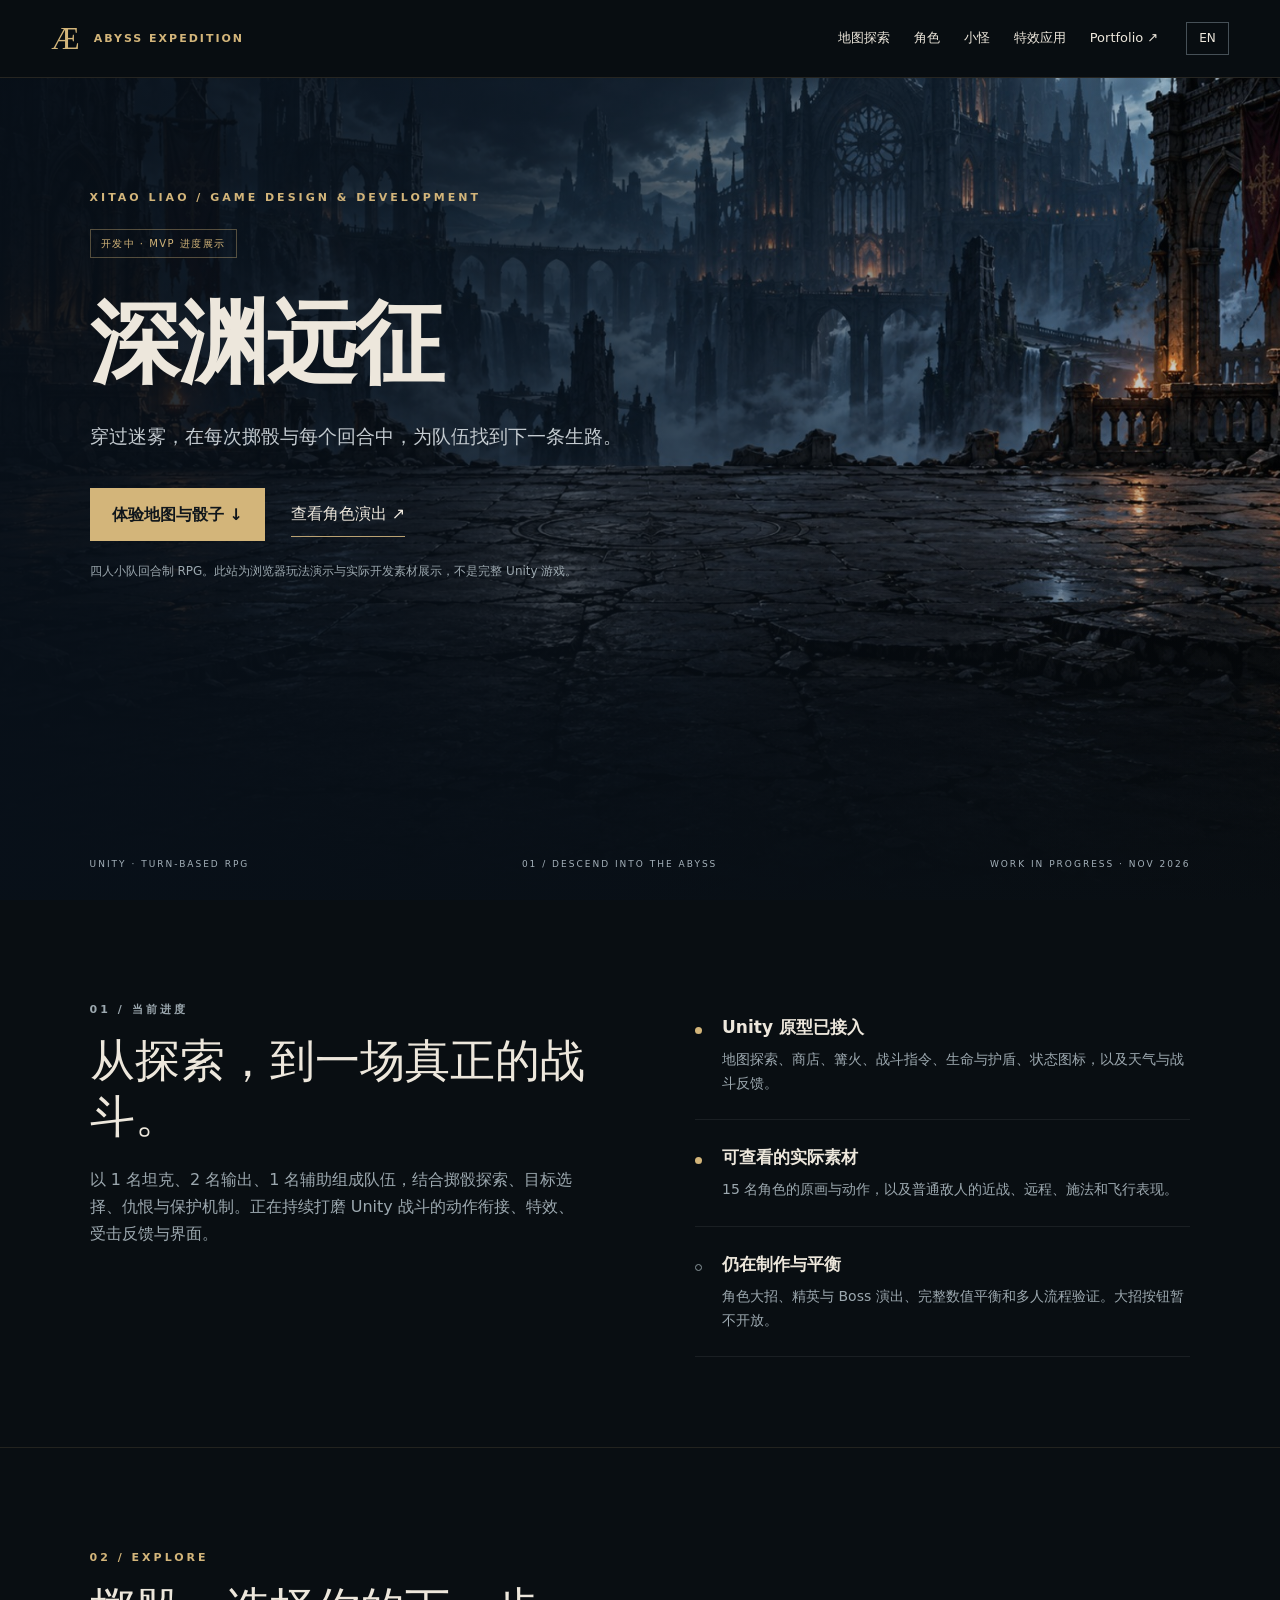
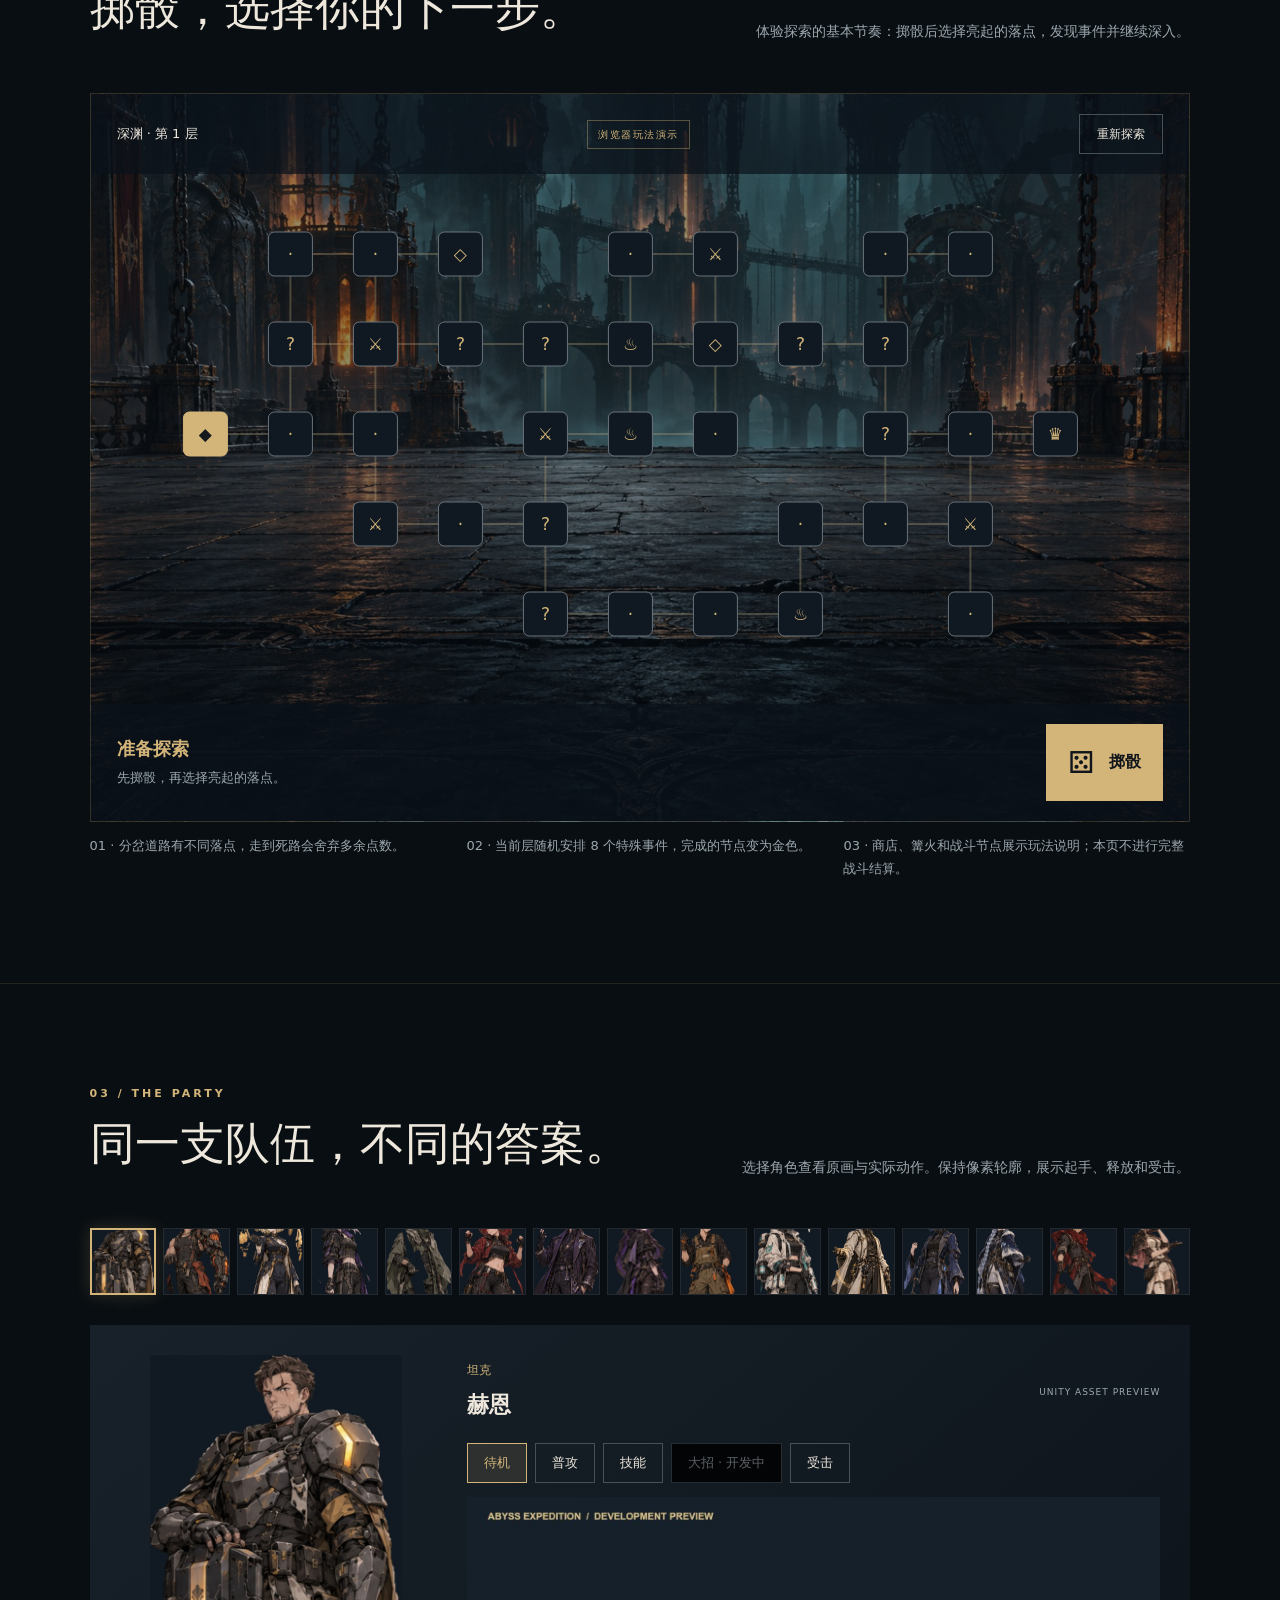
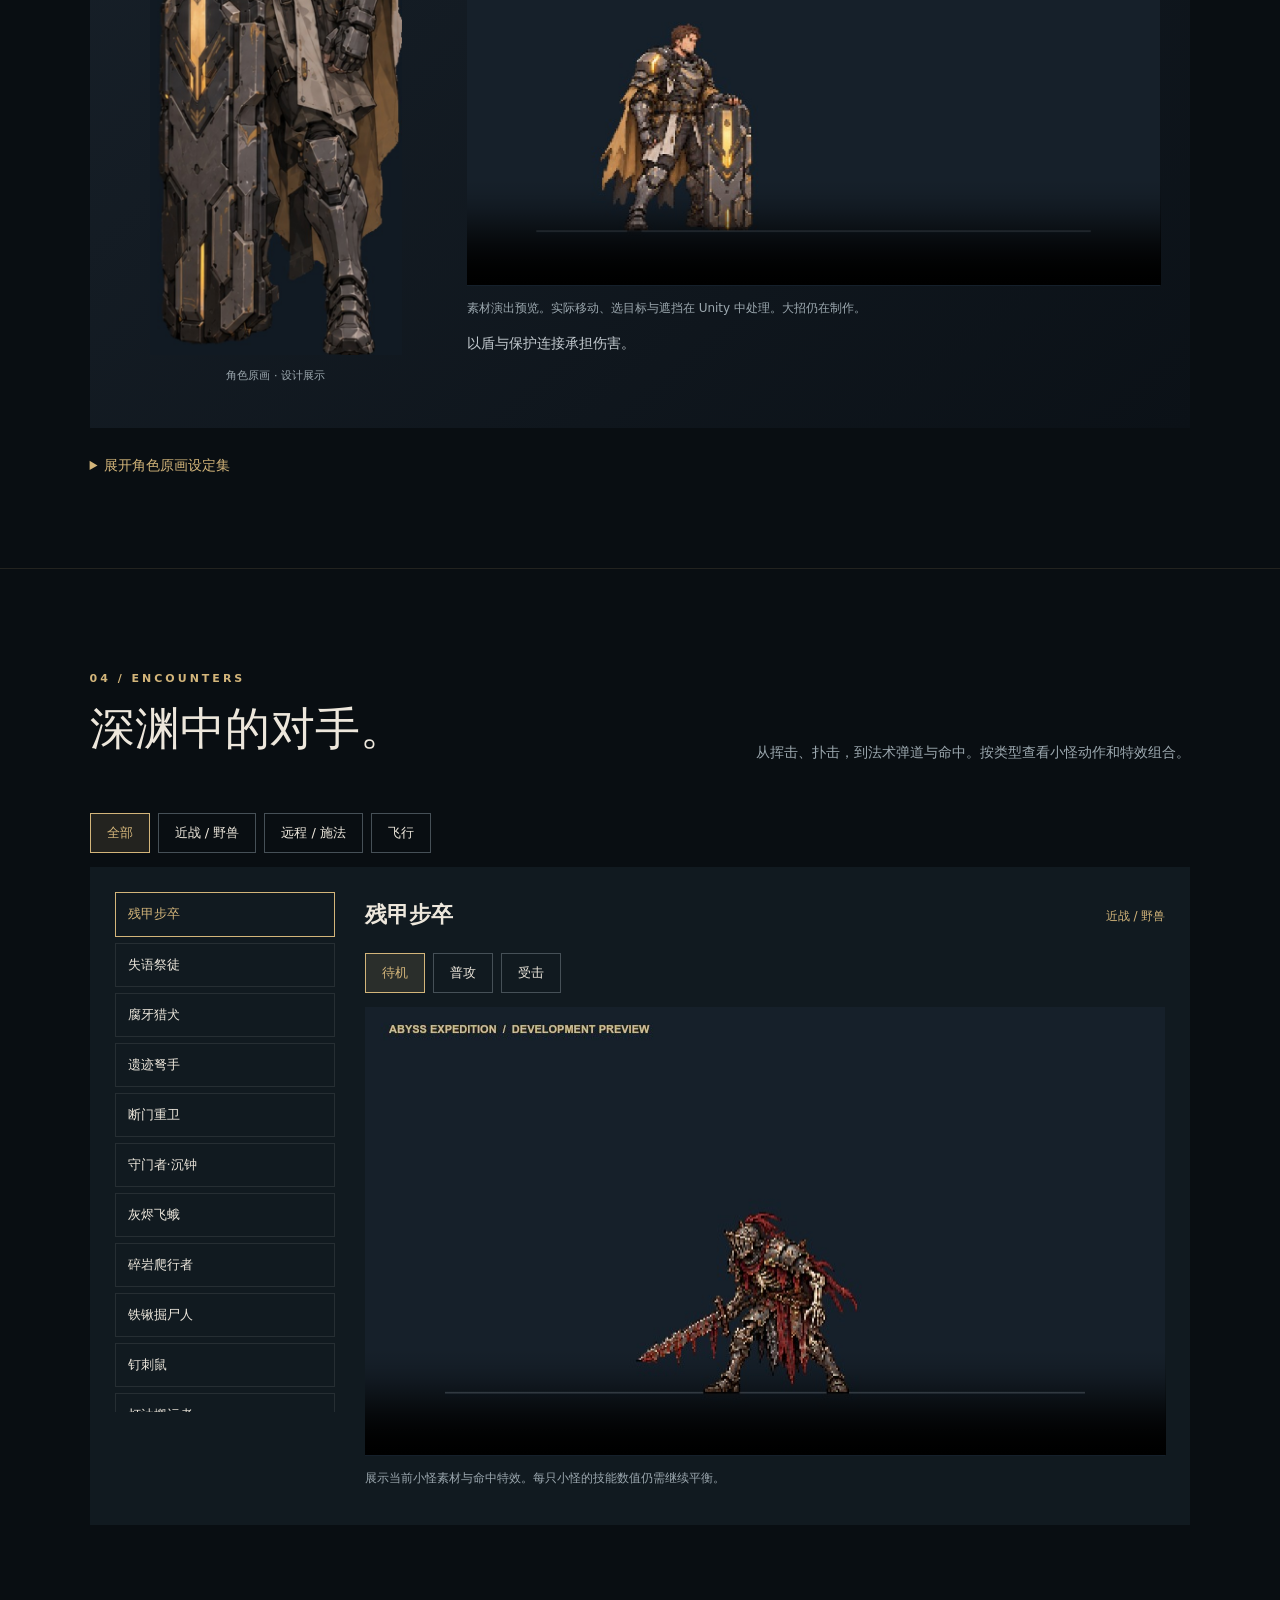
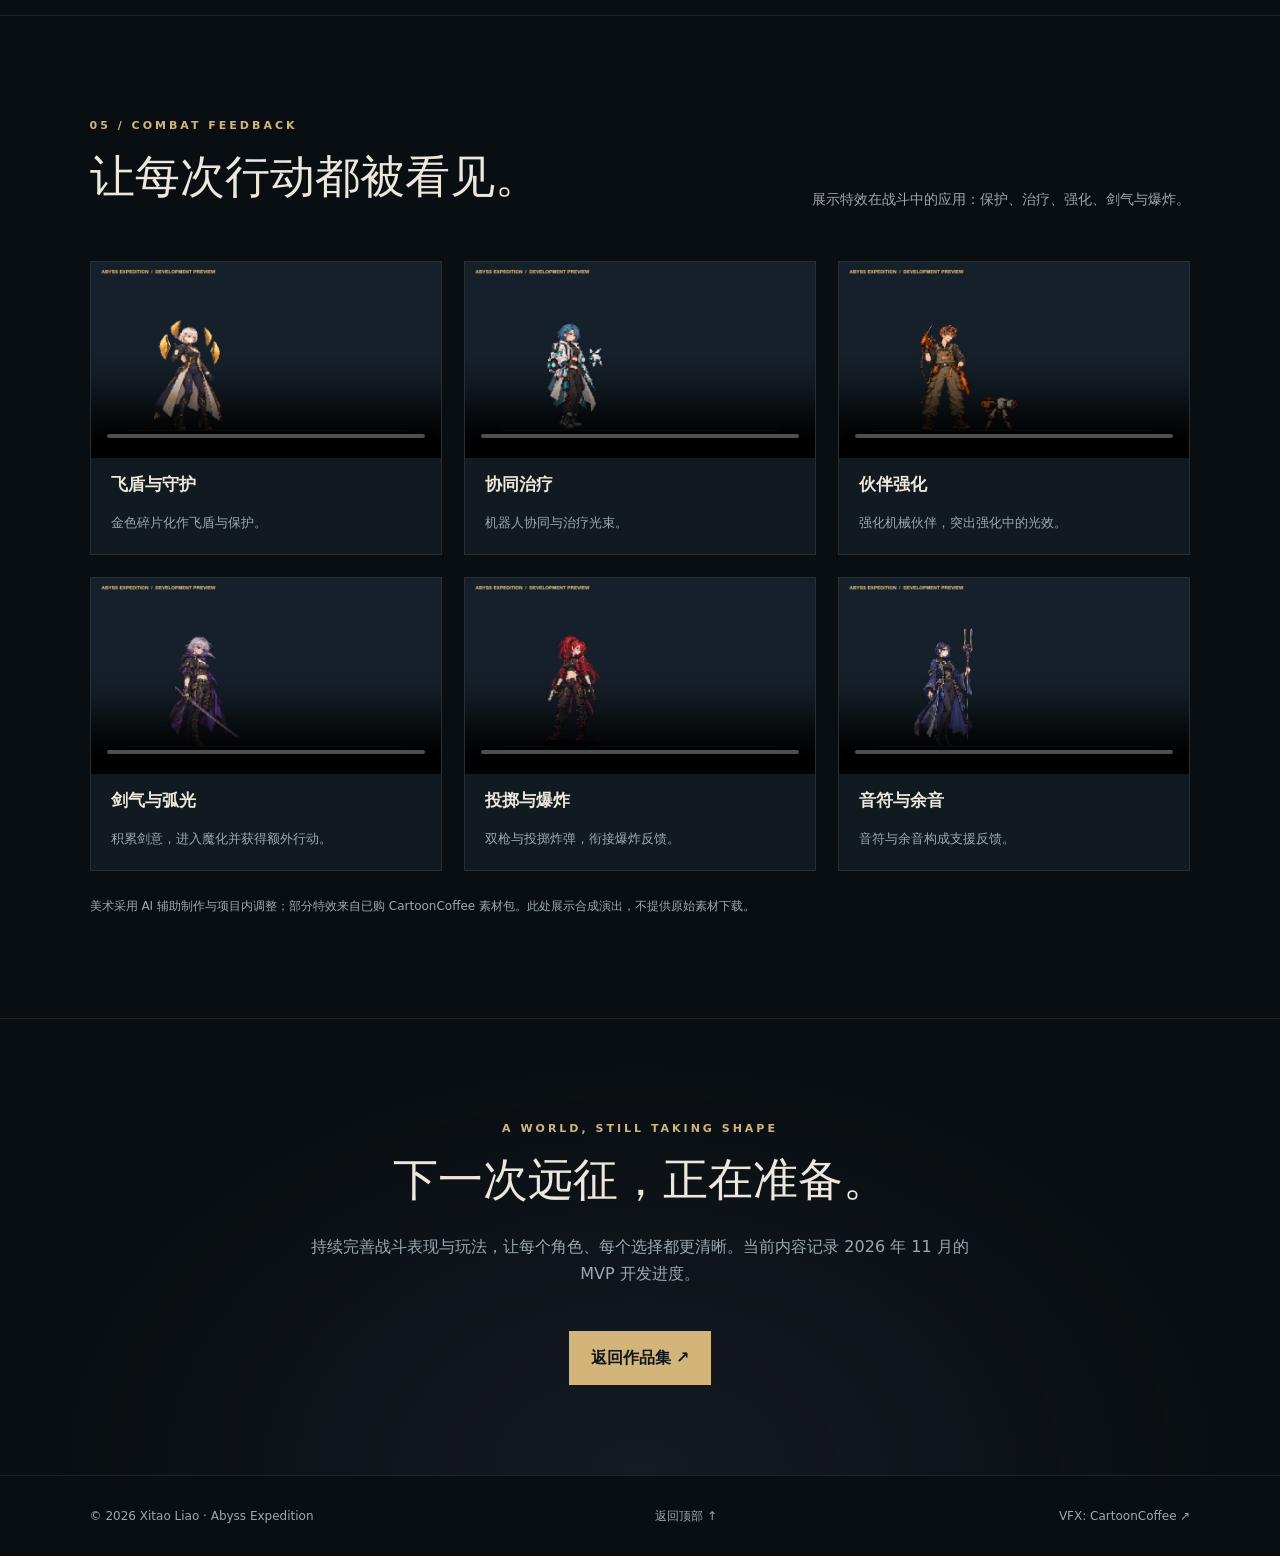
<file: index.html>
<!doctype html><html lang="zh-CN"><head><meta charset="utf-8"><meta name="viewport" content="width=device-width,initial-scale=1"><title>深渊远征 · Abyss Expedition — MVP Showcase</title><meta name="description" content="Abyss Expedition: a dark fantasy, party-based turn-based RPG in development. Explore the MVP, dice-driven maps, original character art and combat animation studies."><meta property="og:title" content="Abyss Expedition — MVP Showcase"><meta property="og:image" content="https://yuriknight01-web.github.io/roguemmorpg/images--cloister.jpg"><link rel="stylesheet" href="style.css"></head><body>
<header><a class="brand" href="#home">Æ <span>ABYSS EXPEDITION</span></a><nav><a href="#journey" data-t="navMap"></a><a href="#characters" data-t="navHeroes"></a><a href="#monsters" data-t="navMonsters"></a><a href="#effects" data-t="navFX"></a><a href="https://yuriknight01-web.github.io/Porfolio/">Portfolio ↗</a></nav><button id="language" aria-label="Switch language">EN</button></header>
<main><section class="hero" id="home"><div class="hero-shade"></div><div class="hero-copy"><p class="eyebrow">XITAO LIAO / GAME DESIGN & DEVELOPMENT</p><p class="badge" data-t="badge"></p><h1 data-t="title"></h1><p class="lead" data-t="lead"></p><div class="actions"><a class="primary" href="#journey" data-t="tryMap"></a><a class="quiet" href="#characters" data-t="watchCombat"></a></div><p class="fine" data-t="disclaimer"></p></div><div class="hero-bottom"><span>UNITY · TURN-BASED RPG</span><span>01 / DESCEND INTO THE ABYSS</span><span>WORK IN PROGRESS · NOV 2026</span></div></section>
<section class="section intro" id="progress"><div><p class="eyebrow" data-t="progressLabel"></p><h2 data-t="progressTitle"></h2><p data-t="progressText"></p></div><div class="progress-list"><article><span class="dot"></span><div><h3 data-t="builtTitle"></h3><p data-t="builtText"></p></div></article><article><span class="dot"></span><div><h3 data-t="artTitle"></h3><p data-t="artText"></p></div></article><article><span class="dot pending"></span><div><h3 data-t="nextTitle"></h3><p data-t="nextText"></p></div></article></div></section>
<section class="section" id="journey"><div class="section-heading"><div><p class="eyebrow">02 / EXPLORE</p><h2 data-t="mapTitle"></h2></div><p data-t="mapIntro"></p></div><div class="map-shell"><div class="map-top"><span id="floor-name"></span><span class="badge" data-t="browserDemo"></span><button id="new-map" data-t="newMap"></button></div><svg id="map" viewBox="0 0 1000 530" role="group" aria-label="Interactive exploration map"></svg><div class="map-bottom"><div><strong id="map-result" aria-live="polite"></strong><p id="map-message"></p></div><button class="roll primary" id="roll"><span id="die">⚄</span><span data-t="roll"></span></button></div></div><div class="rules"><p data-t="rule1"></p><p data-t="rule2"></p><p data-t="rule3"></p></div></section>
<section class="section" id="characters"><div class="section-heading"><div><p class="eyebrow">03 / THE PARTY</p><h2 data-t="heroesTitle"></h2></div><p data-t="heroesIntro"></p></div><div class="roster" id="hero-roster"></div><div class="character-stage"><figure class="concept"><img id="hero-art" alt=""><figcaption data-t="originalArt"></figcaption></figure><div class="playback"><div class="player-heading"><div><small id="hero-role"></small><h3 id="hero-name"></h3></div><span class="edition">UNITY ASSET PREVIEW</span></div><div class="tabs" id="hero-actions"></div><video id="hero-video" controls playsinline loop preload="metadata"></video><p class="clip-note" data-t="clipNote"></p><p id="hero-note"></p></div></div><details class="concept-sheets"><summary data-t="conceptSheets"></summary><div class="sheets"><img src="images--concept-0.jpg" loading="lazy" alt="Character concepts 1–5"><img src="images--concept-1.jpg" loading="lazy" alt="Character concepts 6–10"><img src="images--concept-2.jpg" loading="lazy" alt="Character concepts 11–15"></div></details></section>
<section class="section" id="monsters"><div class="section-heading"><div><p class="eyebrow">04 / ENCOUNTERS</p><h2 data-t="monstersTitle"></h2></div><p data-t="monstersIntro"></p></div><div class="tabs" id="monster-filters"></div><div class="monster-layout"><div id="monster-list" class="monster-list"></div><div class="playback"><div class="player-heading"><h3 id="monster-name"></h3><span id="monster-type"></span></div><div class="tabs" id="monster-actions"></div><video id="monster-video" controls playsinline loop preload="metadata"></video><p class="clip-note" data-t="monsterNote"></p></div></div></section>
<section class="section" id="effects"><div class="section-heading"><div><p class="eyebrow">05 / COMBAT FEEDBACK</p><h2 data-t="fxTitle"></h2></div><p data-t="fxIntro"></p></div><div class="fx-grid" id="fx-grid"></div><p class="credits" data-t="credits"></p></section>
<section class="section ending"><p class="eyebrow">A WORLD, STILL TAKING SHAPE</p><h2 data-t="endTitle"></h2><p data-t="endText"></p><a class="primary" href="https://yuriknight01-web.github.io/Porfolio/" data-t="backPortfolio"></a></section></main><footer><span>© 2026 Xitao Liao · Abyss Expedition</span><a href="#home" data-t="backTop"></a><a href="https://cartooncoffee.itch.io/deluxe-video">VFX: CartoonCoffee ↗</a></footer><script src="app.js"></script></body></html>
</file>
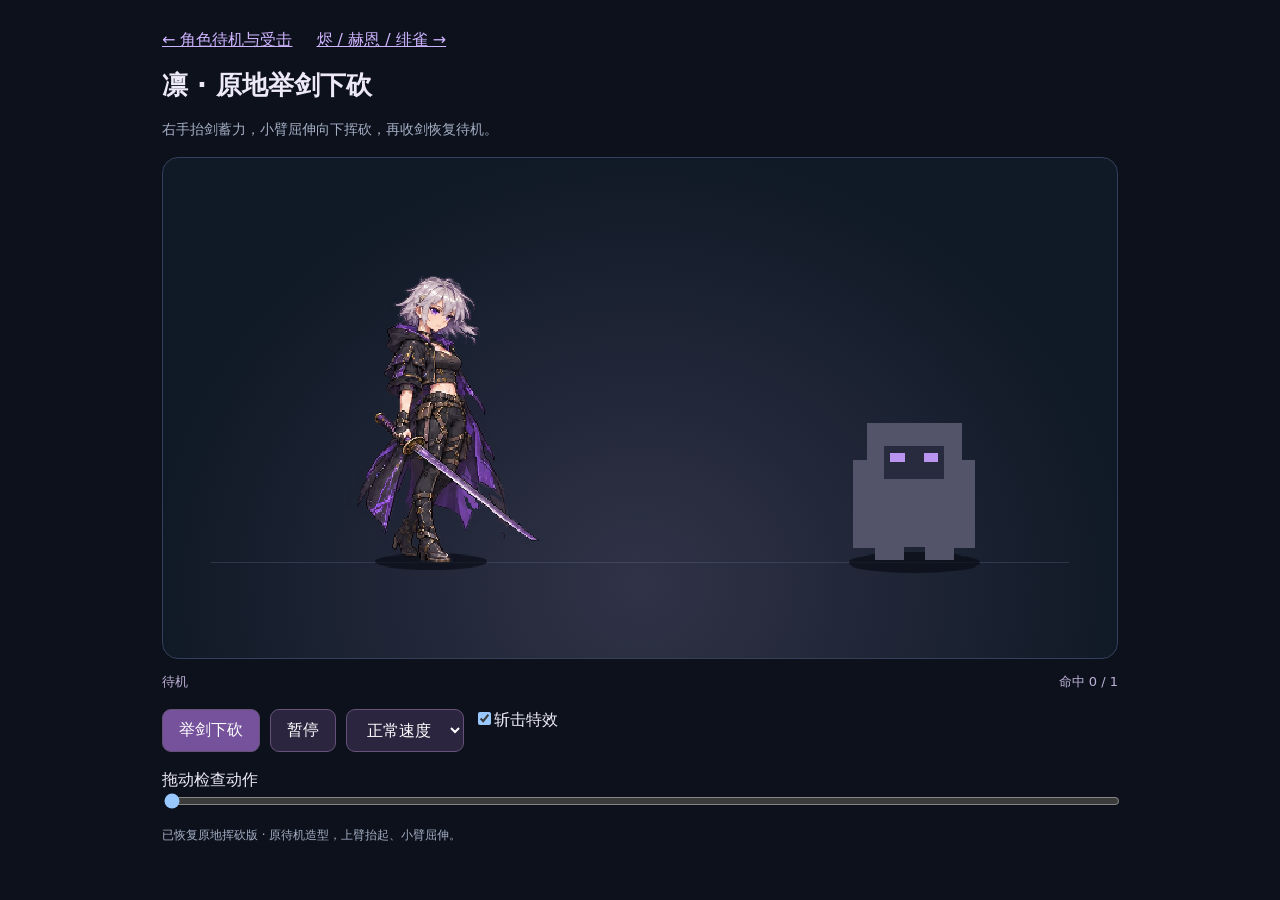
<file: attack-preview.html>
<!doctype html><html lang="zh-CN"><meta charset="utf-8"><meta name="viewport" content="width=device-width,initial-scale=1"><title>凛 · 原地举剑下砍</title><style>
:root{color-scheme:dark;font-family:system-ui;background:#0c111c;color:#eee9f8}*{box-sizing:border-box}body{margin:0}main{max-width:1000px;margin:auto;padding:30px 22px}h1{font-size:26px;margin-bottom:10px}p{color:#a4aec3;font-size:14px;line-height:1.8}a{color:#cfb4ff}.stage{position:relative;border:1px solid #34405a;border-radius:16px;overflow:hidden;background:radial-gradient(ellipse at 50% 85%,#303347,#101926 72%)}canvas{width:100%;display:block;image-rendering:pixelated}.controls{display:flex;gap:10px;flex-wrap:wrap;margin:18px 0}button,select{padding:10px 16px;border:1px solid #665278;border-radius:9px;background:#2b2540;color:white;font:inherit;cursor:pointer}button:disabled{opacity:.4}#attack{background:#75529b}input[type=range]{width:100%}.status{display:flex;justify-content:space-between;font-size:13px;color:#bdb0d5;margin:14px 0}.note{font-size:12px}iframe{position:absolute;left:-2000px;width:400px;height:600px;border:0}</style>
<main><a href="index.html">← 角色待机与受击</a><a href="roster-attack.html" style="margin-left:24px">烬 / 赫恩 / 绯雀 →</a><h1>凛 · 原地举剑下砍</h1><p>右手抬剑蓄力，小臂屈伸向下挥砍，再收剑恢复待机。</p><div class="stage"><canvas id="battle" width="800" height="420" aria-label="凛原地挥剑战斗预览"></canvas></div><div class="status"><span id="state">载入中</span><span id="hits">命中 0 / 1</span></div><div class="controls"><button id="attack" disabled>举剑下砍</button><button id="pause">暂停</button><select id="speed" aria-label="播放速度"><option value="1">正常速度</option><option value="0.5">半速观察</option></select><label><input id="effects" type="checkbox" checked>斩击特效</label></div><label for="scrub">拖动检查动作</label><input id="scrub" type="range" min="0" max="1500" value="0" step="5"><p class="note">已恢复原地挥砍版 · 原待机造型，上臂抬起、小臂屈伸。</p></main><script src="stationary-motion.js?v=restore14"></script><script src="stationary-preview.js?v=restore14"></script></html>
</file>
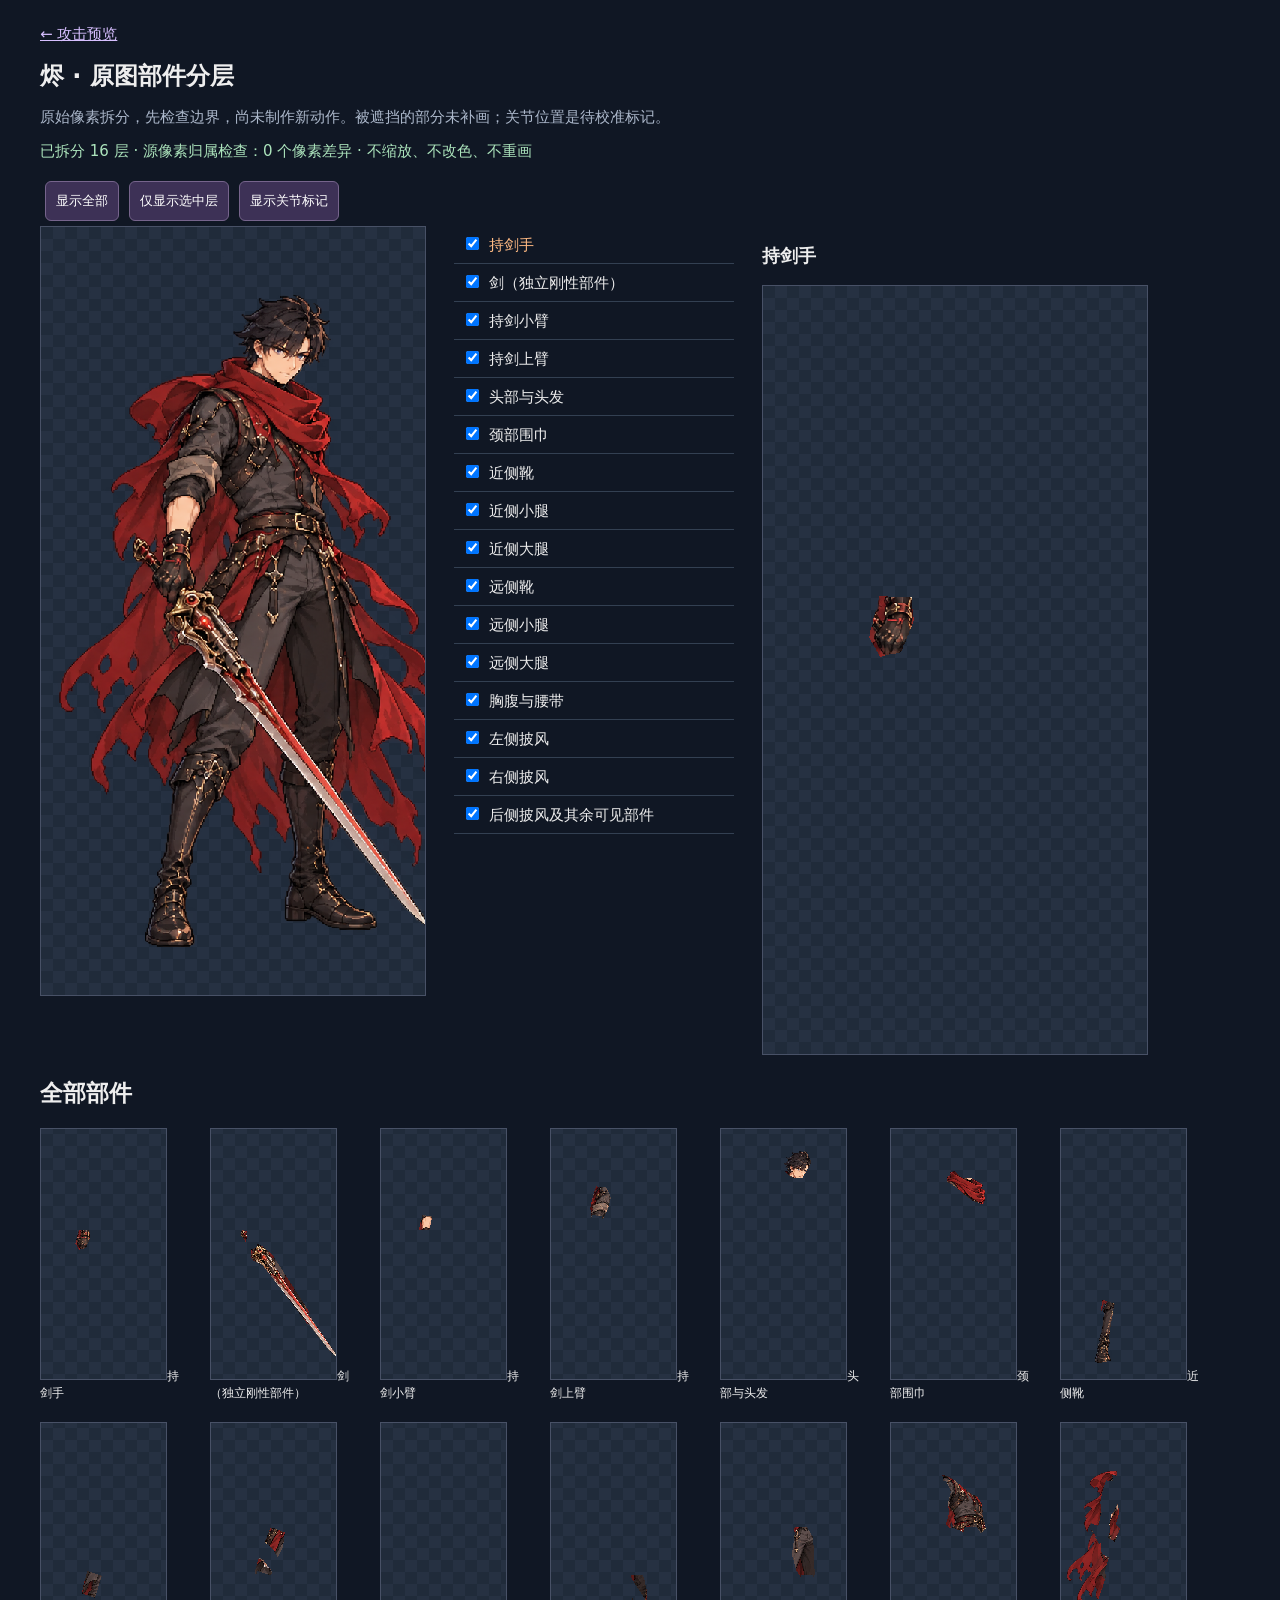
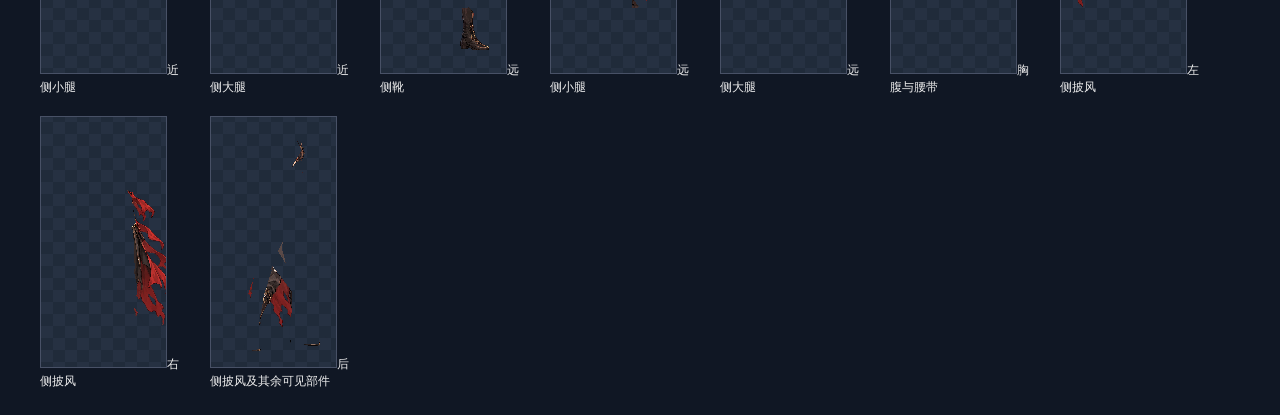
<file: jin-layers.html>
<!doctype html><html lang="zh-CN"><meta charset="utf-8"><title>烬 · 原图分层检查</title><style>
body{background:#101724;color:#eee;font:15px system-ui;margin:25px auto;max-width:1200px}a{color:#d7bfff}h1{font-size:24px}p{color:#acb8cb}button{background:#3d3156;color:white;border:1px solid #76648c;border-radius:6px;padding:10px;margin:5px;cursor:pointer}.layout{display:flex;gap:28px}canvas{image-rendering:pixelated;background:repeating-conic-gradient(#202b3a 0% 25%,#263142 0% 50%) 0/24px 24px;width:384px;height:768px;border:1px solid #485166}#list{width:280px}label{display:block;padding:8px;border-bottom:1px solid #334052}.selected{color:#ffba83}#status{color:#ace4bc}section{display:flex;gap:20px;flex-wrap:wrap}.thumb{width:125px;height:250px}.card{width:150px;font-size:12px}input{margin-right:10px}</style>
<a href="roster-attack.html">← 攻击预览</a><h1>烬 · 原图部件分层</h1><p>原始像素拆分，先检查边界，尚未制作新动作。被遮挡的部分未补画；关节位置是待校准标记。</p><p id="status">正在读取原图…</p><button id="all">显示全部</button><button id="solo">仅显示选中层</button><button id="pivots">显示关节标记</button><div class="layout"><canvas id="composite" width="512" height="1024" aria-label="原图分层合成"></canvas><div id="list"></div><div><h3 id="partTitle">选中部件</h3><canvas id="part" width="512" height="1024" aria-label="选中部件"></canvas></div></div><h2>全部部件</h2><section id="gallery"></section><script src="jin-layers.js"></script></html>
</file>
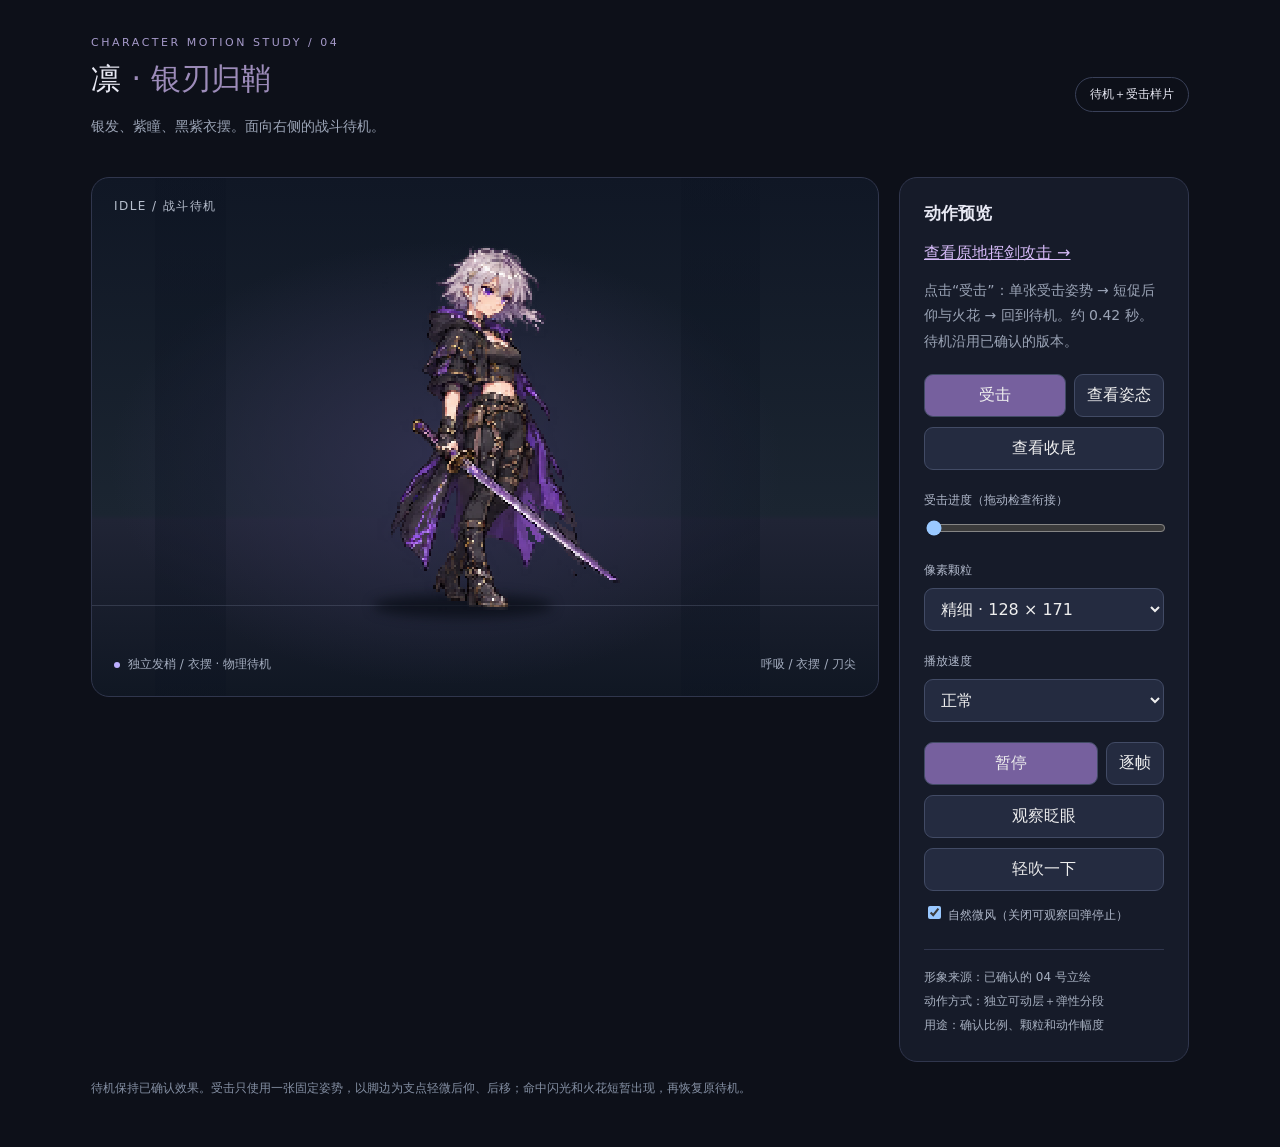
<file: lin-approved.html>
<!doctype html>
<html lang="zh-CN">
<meta charset="utf-8"><meta name="viewport" content="width=device-width,initial-scale=1">
<title>凛 · 像素待机样片</title>
<style>
:root{color-scheme:dark;font-family:system-ui,-apple-system,sans-serif;background:#0d1019;color:#e8e9f4}*{box-sizing:border-box}body{margin:0}main{max-width:1150px;margin:auto;padding:36px 26px}header{display:flex;align-items:center;justify-content:space-between;gap:20px}.eyebrow{font-size:11px;color:#a69aca;letter-spacing:.23em}h1{font-size:30px;font-weight:580;margin:10px 0}header p,.desc{color:#9ba4b6;font-size:14px;line-height:1.8}.tag{border:1px solid #394058;border-radius:20px;padding:8px 14px;font-size:12px;white-space:nowrap}.layout{display:grid;grid-template-columns:1fr 290px;gap:20px;margin-top:24px}.stage{position:relative;height:520px;align-self:start;min-height:520px;border:1px solid #30364d;border-radius:18px;overflow:hidden;background:radial-gradient(ellipse at 45% 55%,#30304d 0,transparent 55%),linear-gradient(#101725,#1b2531 65%,#202435 66%,#101723)}.stage:before{content:"";position:absolute;inset:0;background:linear-gradient(90deg,transparent 8%,#0c132155 8%,#0c132155 17%,transparent 17%,transparent 75%,#0c132155 75%,#0c132155 85%,transparent 85%);pointer-events:none}.ground{position:absolute;bottom:90px;left:0;right:0;height:1px;background:#69748b55}.shadow{position:absolute;width:180px;height:24px;background:#070b13aa;border-radius:50%;bottom:78px;left:calc(50% - 112px);filter:blur(6px)}.sprite-wrap{position:absolute;bottom:84px;left:50%;transform:translateX(-50%);width:288px;height:384px}canvas{display:block;width:100%;height:100%;image-rendering:pixelated}.stage-label{position:absolute;top:20px;left:22px;font-size:12px;letter-spacing:.12em;color:#b6becd}.status{position:absolute;bottom:23px;left:22px;right:22px;display:flex;justify-content:space-between;font-size:12px;color:#a4adbf}.dot{display:inline-block;width:6px;height:6px;border-radius:50%;background:#bcafff;margin-right:8px}.panel{background:#161b29;border:1px solid #30364d;border-radius:18px;padding:24px}h2{font-size:17px;margin:0 0 18px}label{display:block;font-size:12px;color:#afb7c9;margin:22px 0 9px}select,button{font:inherit;color:#eee;background:#242b40;border:1px solid #424b65;border-radius:9px;padding:10px 12px}select{width:100%}button{cursor:pointer}button:hover{background:#343d57}button:focus-visible,select:focus-visible{outline:2px solid #b8a4fa;outline-offset:3px}.buttons{display:flex;gap:8px;margin-top:20px}.primary{background:#76609e;flex:1}.meta{border-top:1px solid #30364d;margin-top:25px;padding-top:15px;font-size:12px;line-height:2;color:#a6afbf}.frames{margin-top:20px;border:1px solid #30364d;border-radius:14px;padding:15px;display:grid;grid-template-columns:repeat(8,1fr);gap:8px;background:#141925}.frame{padding:4px;min-width:0;border-color:transparent;background:#1e2535}.frame.active{border-color:#b69ae9;background:#302940}.frame canvas{height:auto;aspect-ratio:3/4}.frame span{font-size:10px;color:#aab4c7}.note{font-size:12px;color:#8590a4;line-height:1.8;margin-top:16px}@media(max-width:750px){main{padding:22px 16px}.layout{grid-template-columns:1fr}.stage{min-height:490px}header{align-items:flex-start}.tag{display:none}.frames{gap:3px;padding:8px}.panel{padding:20px}.meta{margin-top:18px}}
</style>
<main>
<header><div><div class="eyebrow">CHARACTER MOTION STUDY / 04</div><h1>凛 <span style="color:#9d8cba;font-weight:400">· 银刃归鞘</span></h1><p>银发、紫瞳、黑紫衣摆。面向右侧的战斗待机。</p></div><span class="tag">待机＋受击样片</span></header>
<div class="layout"><section class="stage" aria-label="凛的动态像素待机"><div class="stage-label">IDLE / 战斗待机</div><div class="ground"></div><div class="shadow"></div><div class="sprite-wrap"><canvas id="sprite" width="128" height="171" aria-label="凛的待机动画"></canvas></div><div class="status"><span><i class="dot"></i><span id="state">载入中</span></span><span id="frameText">01 / 08</span></div></section>
<aside class="panel"><h2>动作预览</h2><a href="attack-preview.html" target="_top" style="color:#d6bbf8">查看原地挥剑攻击 →</a><p class="desc">点击“受击”：单张受击姿势 → 短促后仰与火花 → 回到待机。约 0.42 秒。待机沿用已确认的版本。</p><div class="buttons"><button id="hit" class="primary" disabled>受击</button><button id="hitPose" disabled>查看姿态</button></div><button id="hitEnd" style="width:100%;margin-top:10px">查看收尾</button><label for="hitScrub">受击进度（拖动检查衔接）</label><input id="hitScrub" type="range" min="0" max="420" value="0" step="10" style="width:100%"><label for="detail">像素颗粒</label><select id="detail"><option value="96">标准 · 96 × 128</option><option value="128" selected>精细 · 128 × 171</option><option value="64">复古 · 64 × 85</option><option value="384">查看原始帧</option></select><label for="speed">播放速度</label><select id="speed"><option value="1">正常</option><option value="0.5">慢速 · 0.5×</option><option value="1.5">快速 · 1.5×</option></select><div class="buttons"><button id="toggle" class="primary" disabled>暂停</button><button id="step" disabled>逐帧</button></div><button id="blink" style="width:100%;margin-top:10px" disabled>观察眨眼</button><button id="gust" style="width:100%;margin-top:10px">轻吹一下</button><label style="margin-top:12px"><input id="breeze" type="checkbox" checked> 自然微风（关闭可观察回弹停止）</label><div class="meta">形象来源：已确认的 04 号立绘<br>动作方式：独立可动层＋弹性分段<br>用途：确认比例、颗粒和动作幅度</div></aside></div>

<p class="note">待机保持已确认效果。受击只使用一张固定姿势，以脚边为支点轻微后仰、后移；命中闪光和火花短暂出现，再恢复原待机。</p>
</main>
<script src="secondary-physics.js"></script><script src="sprite-layers.js"></script><script src="hit-reaction.js"></script><script src="hit-frames.js"></script><script src="motion-v03.js?v=battle-idle-3"></script>
</html>
</file>
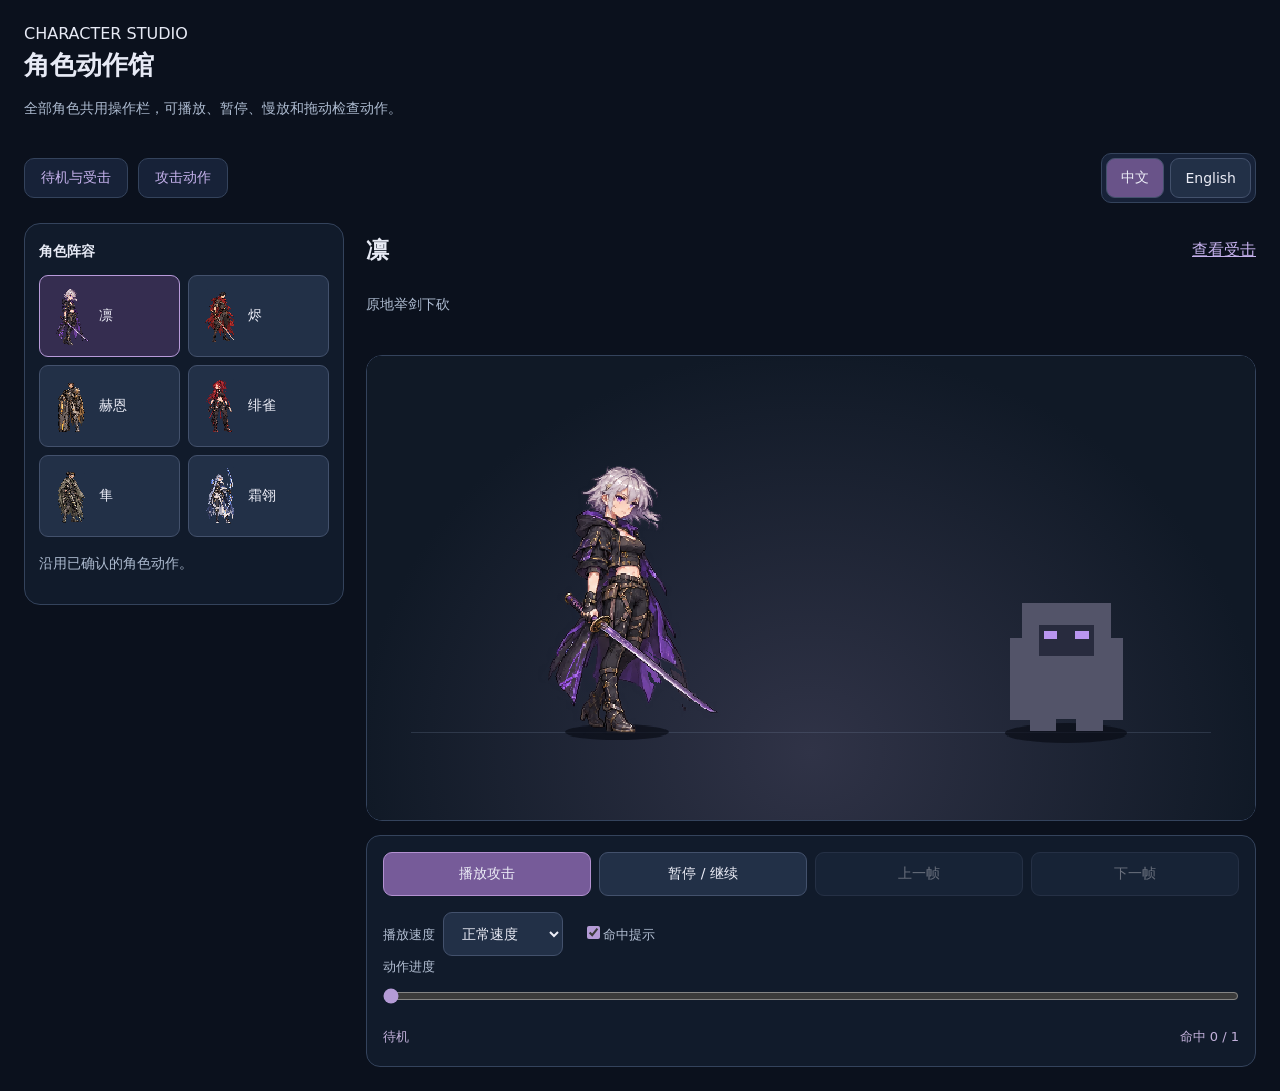
<file: motion-gallery.html>
<!doctype html><html lang="zh-CN"><meta charset="utf-8"><meta name="viewport" content="width=device-width,initial-scale=1"><title>角色动作馆</title><link rel="stylesheet" href="site-ui.css"><main><header><div><div class="eyebrow">CHARACTER STUDIO</div><h1>角色动作馆</h1><p>全部角色共用操作栏，可播放、暂停、慢放和拖动检查动作。</p></div></header><nav class="site-nav"><a href="index.html">待机与受击</a><a href="motion-gallery.html" aria-current="page">攻击动作</a></nav><div class="gallery-layout"><aside><h2>角色阵容</h2><div id="tabs" aria-label="选择攻击角色"></div><p class="footnote">沿用已确认的角色动作。</p></aside><section class="preview"><div class="namebar"><h2 id="motion-name"></h2><a id="hit-link">查看受击</a></div><p id="description"></p><iframe class="preview-frame" id="viewer" title="角色攻击动作预览"></iframe><div class="controls"><div class="control-buttons"><button class="primary" id="gallery-play" disabled>播放攻击</button><button id="gallery-pause">暂停 / 继续</button><button id="gallery-prev">上一帧</button><button id="gallery-next">下一帧</button></div><div class="options"><label>播放速度<select id="gallery-speed"><option value="1">正常速度</option><option value="0.5">半速</option><option value="0.25">四分之一速</option></select></label><label id="effects-option"><input id="gallery-effects" type="checkbox" checked>命中提示</label><label id="compare-option"><input id="gallery-compare" type="checkbox" checked>原始待机对照</label></div><label for="gallery-scrub">动作进度</label><input id="gallery-scrub" type="range" min="0" max="1500" step="1" value="0"><div class="statusline"><span id="gallery-state">载入中…</span><span id="gallery-hits"></span></div></div></section></div></main><script src="site-ui.js"></script><script src="gallery-ui.js"></script></html>
</file>
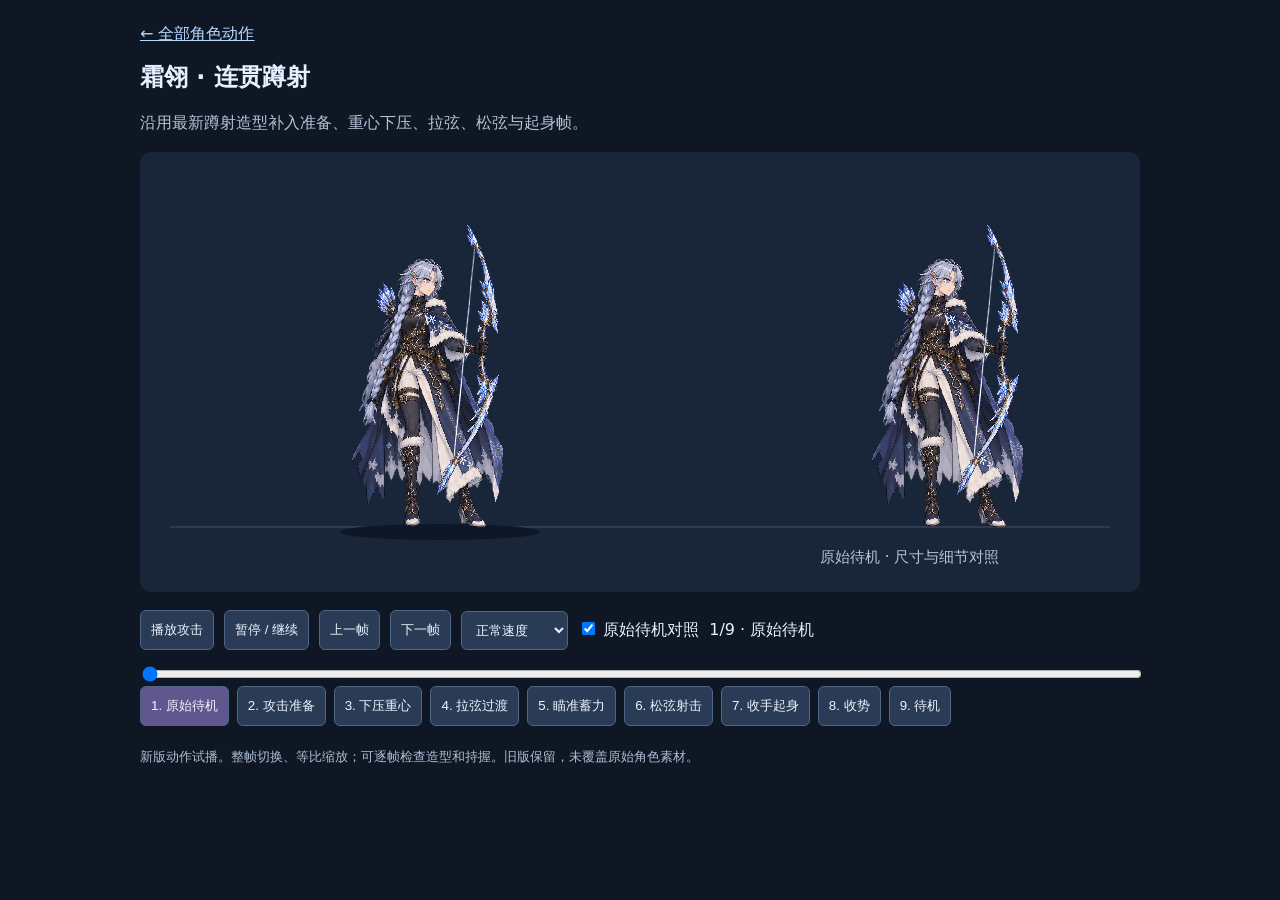
<file: motion-v3--player.html>
<!doctype html><html lang="zh-CN"><meta charset="utf-8"><meta name="viewport" content="width=device-width,initial-scale=1"><title>新版角色动作</title><style>body{margin:0;background:#101724;color:#e6efff;font:16px system-ui}main{max-width:1000px;margin:auto;padding:24px}h1{font-size:24px}p{color:#b4c3d8;line-height:1.7}a{color:#b7d9ff}canvas{width:100%;background:#192538;border-radius:12px;image-rendering:pixelated}.controls{display:flex;gap:10px;flex-wrap:wrap;align-items:center;margin:14px 0}button,select{padding:10px;color:#eef4ff;background:#293b55;border:1px solid #4f6687;border-radius:6px;cursor:pointer}input{width:100%}#frames{display:flex;gap:8px;flex-wrap:wrap}#frames button[aria-pressed=true]{background:#62568f}small{color:#adbed4}</style><main><a href="motion-gallery.html" target="_top">← 全部角色动作</a><h1 id="title"></h1><p id="desc"></p><canvas id="stage" width="1000" height="440" aria-label="新版动作预览"></canvas><div class="controls"><button id="play">播放攻击</button><button id="pause">暂停 / 继续</button><button id="prev">上一帧</button><button id="next">下一帧</button><select id="speed" aria-label="播放速度"><option value="1">正常速度</option><option value="0.5">半速</option><option value="0.25">四分之一速</option></select><label><input id="compare" type="checkbox" checked style="width:auto"> 原始待机对照</label><output id="state">加载中</output></div><input id="scrub" aria-label="动作进度" type="range" min="0" value="0"><div id="frames"></div><p><small>新版动作试播。整帧切换、等比缩放；可逐帧检查造型和持握。旧版保留，未覆盖原始角色素材。</small></p><p id="reference"></p></main><script src="motion-v3--player.js?v=2"></script></html>
</file>
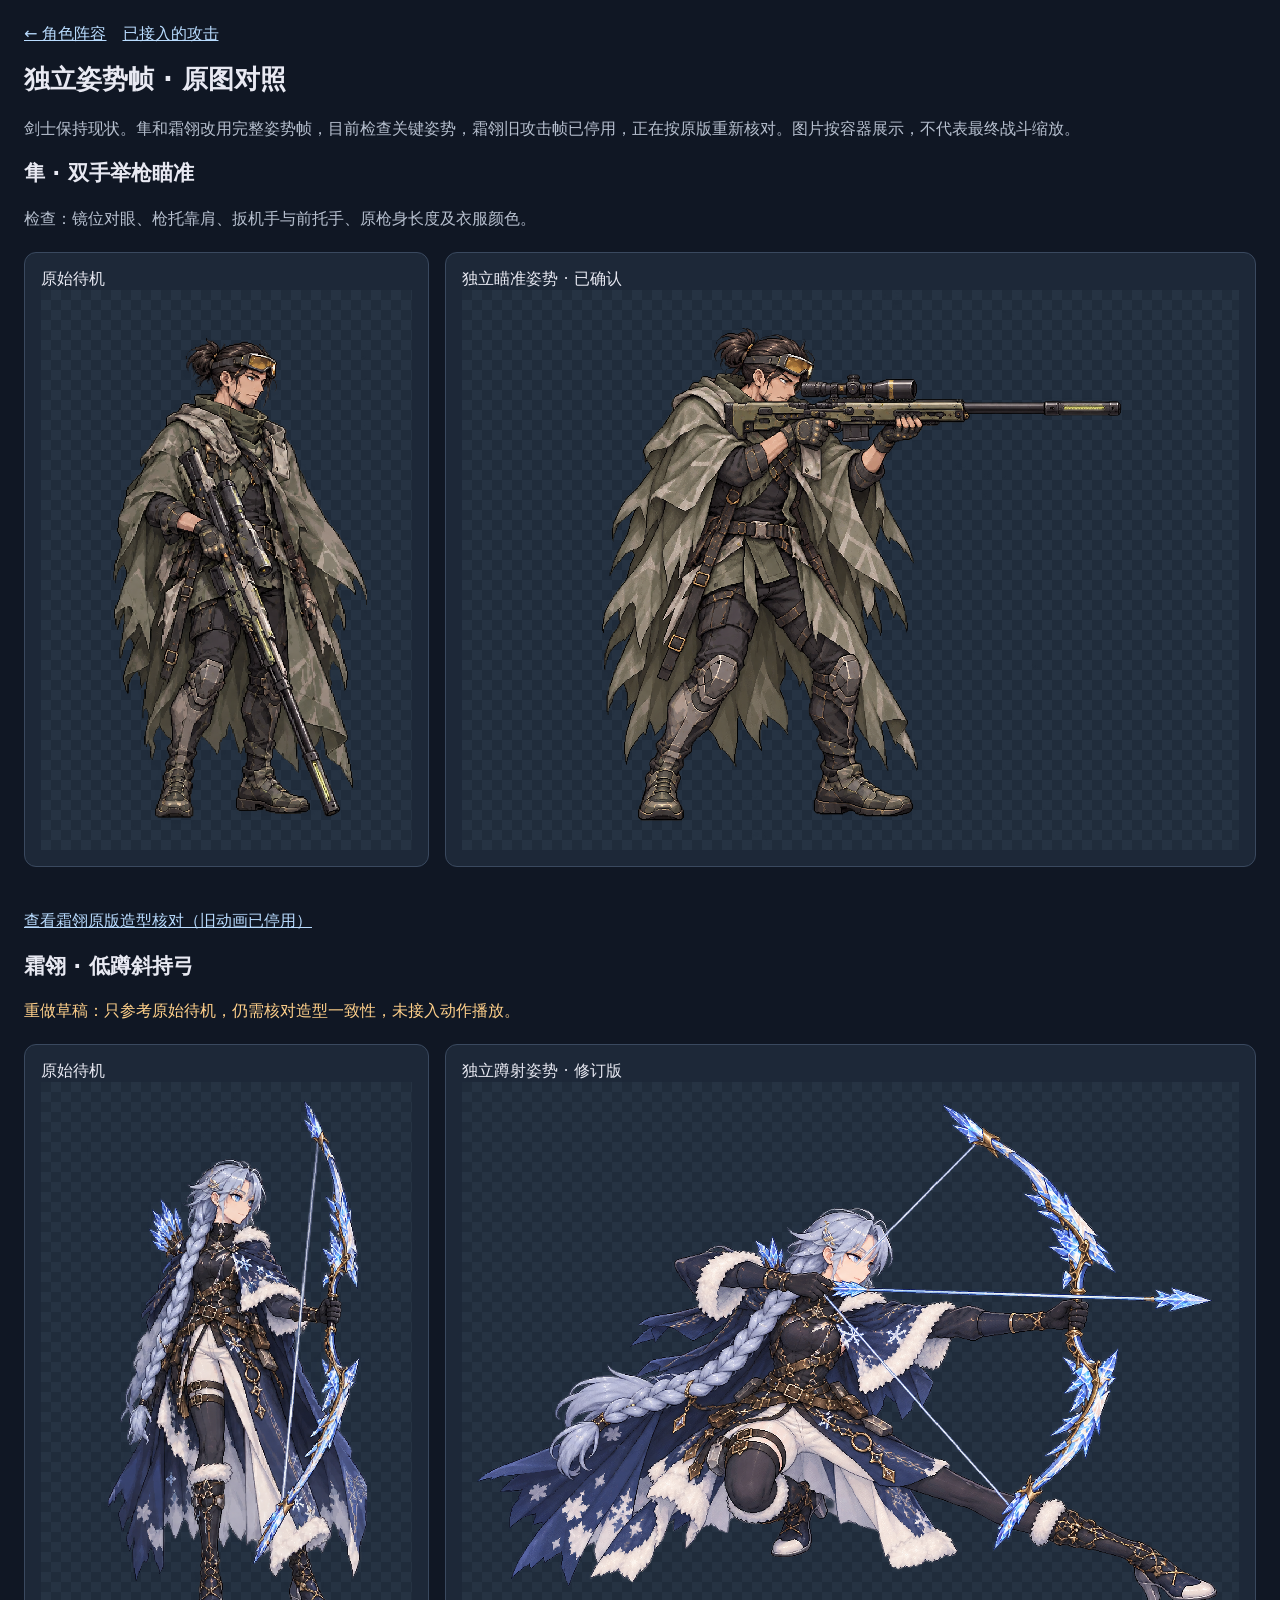
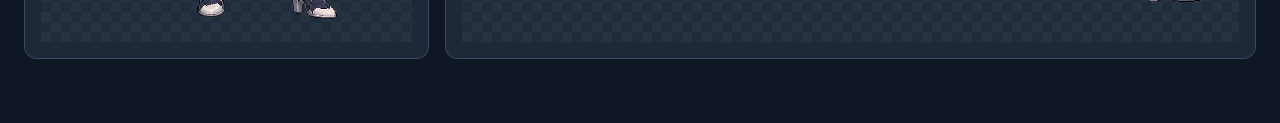
<file: ranged-keyposes.html>
<!doctype html><html lang="zh-CN"><meta charset="utf-8"><meta name="viewport" content="width=device-width,initial-scale=1"><title>隼与霜翎 · 独立姿势对照</title><style>body{margin:0;background:#101724;color:#e8e9f2;font:16px system-ui}main{max-width:1250px;margin:auto;padding:24px}a{color:#b9dcff}h1{font-size:26px}p{line-height:1.7;color:#b7c0cf}.pair{display:grid;grid-template-columns:1fr 2fr;gap:16px;margin:20px 0 40px}.panel{background:#1d2838;border:1px solid #3a495f;border-radius:12px;padding:16px}.view{height:560px;display:flex;align-items:center;justify-content:center;background:repeating-conic-gradient(#202c3b 0% 25%,#263343 0% 50%) 0/20px 20px}canvas{max-width:100%;height:100%;object-fit:contain;image-rendering:pixelated}img{max-width:100%;max-height:100%;object-fit:contain;image-rendering:pixelated}h2{font-size:21px}.badge{color:#ffd08a}small{color:#adb9ca}@media(max-width:720px){.pair{grid-template-columns:1fr}.view{height:420px}}</style><main><a href="index.html">← 角色阵容</a>　<a href="roster-attack.html">已接入的攻击</a><h1>独立姿势帧 · 原图对照</h1><p>剑士保持现状。隼和霜翎改用完整姿势帧，目前检查关键姿势，霜翎旧攻击帧已停用，正在按原版重新核对。图片按容器展示，不代表最终战斗缩放。</p><h2 id="xun">隼 · 双手举枪瞄准</h2><p>检查：镜位对眼、枪托靠肩、扳机手与前托手、原枪身长度及衣服颜色。</p><div class="pair"><div class="panel">原始待机<div class="view"><canvas data-source="roster-assets--character-05.png" width="512" height="1024"></canvas></div></div><div class="panel">独立瞄准姿势 · 已确认<div class="view"><img src="ranged-frames-v1--xun-aim.png" alt="隼双手托枪瞄准姿势"></div></div></div><p><a href="shuangling-motion.html">查看霜翎原版造型核对（旧动画已停用）</a></p><h2 id="shuangling">霜翎 · 低蹲斜持弓</h2><p class="badge">重做草稿：只参考原始待机，仍需核对造型一致性，未接入动作播放。</p><div class="pair"><div class="panel">原始待机<div class="view"><canvas data-source="roster-assets--character-13.png" width="512" height="1024"></canvas></div></div><div class="panel">独立蹲射姿势 · 修订版<div class="view"><img src="ranged-frames-v1--shuangling-original-only.png" alt="霜翎蹲射修订版：白色裤装与弓弦连接修正"></div></div></div></main><script>for(const c of document.querySelectorAll('canvas')){const im=new Image();im.onload=()=>{c.getContext('2d').drawImage(im,0,0,512,1024,0,0,512,1024);c.dataset.loaded='true';};im.src=c.dataset.source;}</script></html>
</file>
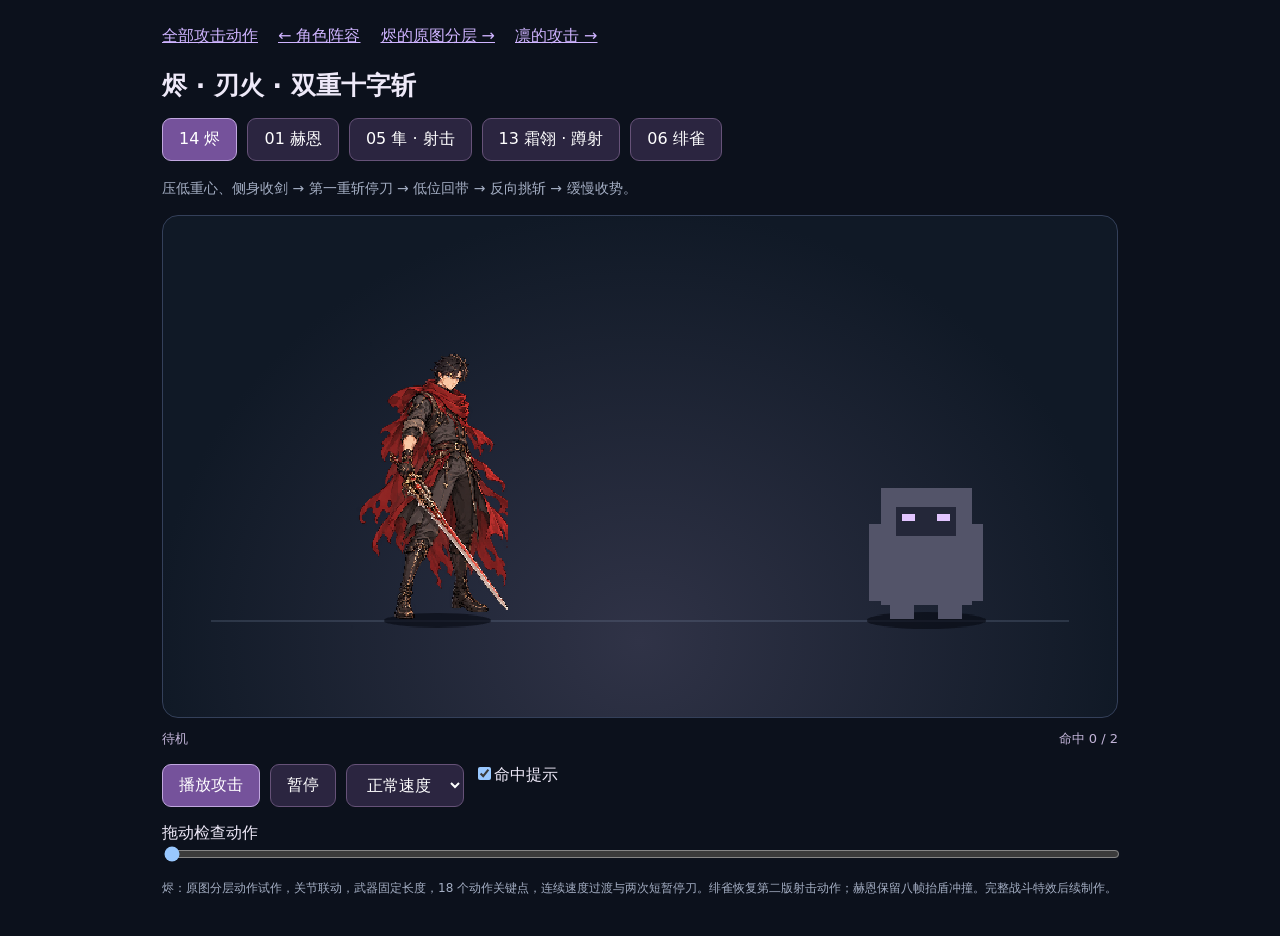
<file: roster-attack.html>
<!doctype html><html lang="zh-CN"><meta charset="utf-8"><meta name="viewport" content="width=device-width,initial-scale=1"><title>角色 · 攻击试作</title><style>
:root{color-scheme:dark;font-family:system-ui;background:#0c111c;color:#eee9f8}*{box-sizing:border-box}body{margin:0}main{max-width:1000px;margin:auto;padding:26px 22px}h1{font-size:25px;margin:22px 0 8px}p{color:#a4aec3;font-size:14px;line-height:1.7}a{color:#cfb4ff}nav{display:flex;gap:20px}.stage{border:1px solid #34405a;border-radius:16px;overflow:hidden;background:radial-gradient(ellipse at 50% 85%,#303347,#101926 72%)}canvas{width:100%;display:block;image-rendering:pixelated}.controls,.characters{display:flex;gap:10px;flex-wrap:wrap;margin:16px 0}button,select{padding:10px 16px;border:1px solid #665278;border-radius:9px;background:#2b2540;color:white;font:inherit;cursor:pointer}button:disabled{opacity:.4}.characters button[aria-pressed=true],#attack{background:#75529b;border-color:#c1a7df}input[type=range]{width:100%}.status{display:flex;justify-content:space-between;font-size:13px;color:#c2b4d8;margin:12px 0}.note{font-size:12px}iframe{position:absolute;left:-3000px;width:800px;height:800px;border:0}button:focus-visible{outline:2px solid #f2d6ff}
</style><main><nav><a href="motion-gallery.html">全部攻击动作</a><a href="index.html">← 角色阵容</a><a href="jin-layers.html">烬的原图分层 →</a><a href="attack-preview.html">凛的攻击 →</a></nav><h1 id="heading">烬 · 原地攻击</h1><div class="characters" aria-label="选择攻击角色"><button data-id="14" aria-pressed="true">14 烬</button><button data-id="1" aria-pressed="false">01 赫恩</button><button data-id="5" aria-pressed="false">05 隼 · 射击</button><button data-id="13" aria-pressed="false">13 霜翎 · 蹲射</button><button data-id="6" aria-pressed="false">06 绯雀</button></div><p id="description">载入素材…</p><div class="stage"><canvas id="battle" width="800" height="420" aria-label="角色攻击动作"></canvas></div><div class="status"><span id="state" aria-live="polite">载入中</span><span id="hits">命中 0 / 1</span></div><div class="controls"><button id="attack" disabled>播放攻击</button><button id="pause">暂停</button><select id="speed" aria-label="播放速度"><option value="1">正常速度</option><option value="0.5">半速观察</option></select><label><input id="effects" type="checkbox" checked>命中提示</label></div><label for="scrub">拖动检查动作</label><input id="scrub" type="range" min="0" max="1600" value="0" step="5"><p class="note">烬：原图分层动作试作，关节联动，武器固定长度，18 个动作关键点，连续速度过渡与两次短暂停刀。绯雀恢复第二版射击动作；赫恩保留八帧抬盾冲撞。完整战斗特效后续制作。</p></main><script src="jin-rig-motion.js?v=3"></script><script src="jin-rig-render.js?v=2"></script><script src="ranged-rig.js?v=2"></script><script src="attack-roster-motion.js?v=18"></script><script src="attack-roster-preview.js?v=18"></script></html>
</file>
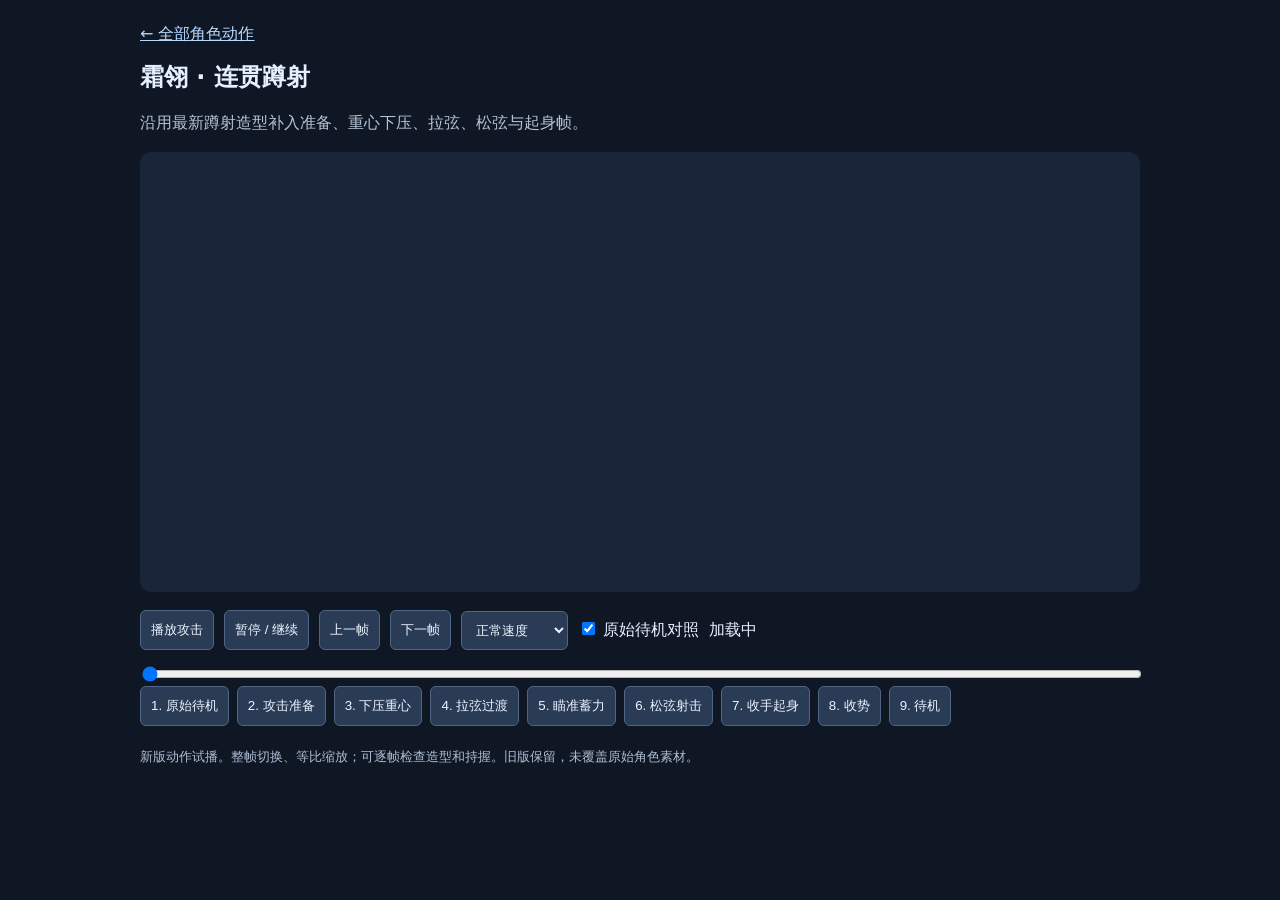
<file: shuangling-motion.html>
<!doctype html><html lang="zh-CN"><meta charset="utf-8"><meta http-equiv="refresh" content="0;url=motion-v3--player.html?actor=shuangling"><title>霜翎动作</title><a href="motion-v3--player.html?actor=shuangling">查看霜翎新版动作</a></html>
</file>
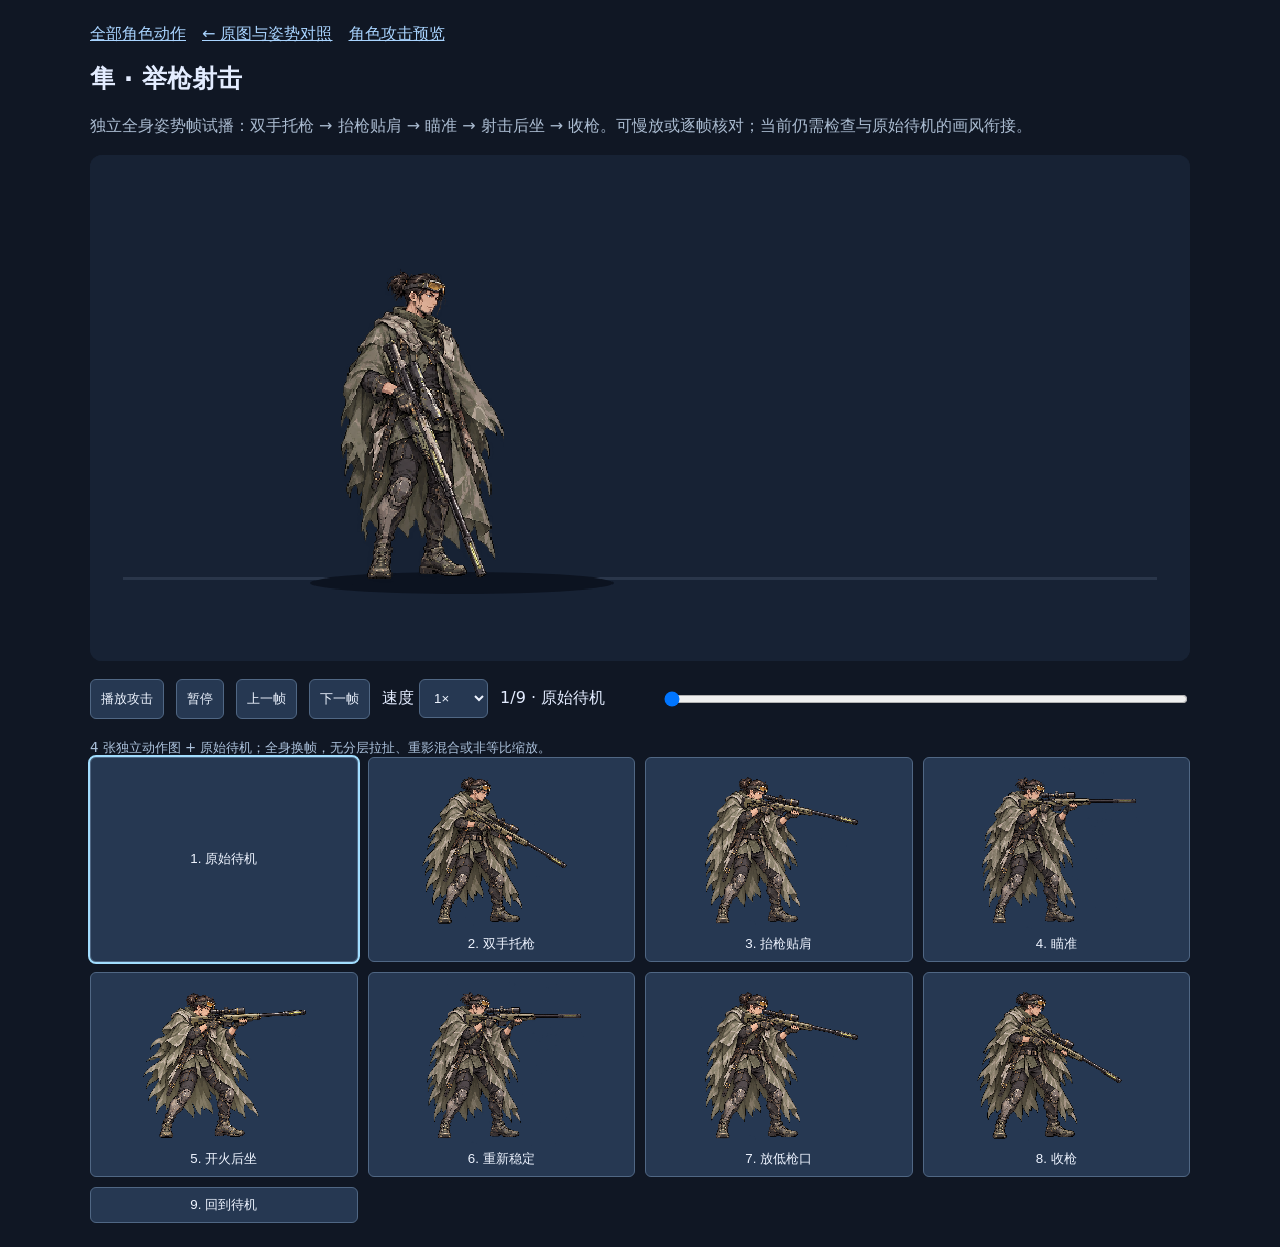
<file: xun-motion.html>
<!doctype html>
<html lang="zh-CN"><meta charset="utf-8"><meta name="viewport" content="width=device-width,initial-scale=1"><title>隼 · 射击动作预览</title>
<style>body{margin:0;background:#101724;color:#e3ecff;font:16px system-ui}main{max-width:1100px;margin:auto;padding:24px}a{color:#a9d4ff}h1{font-size:25px}p{color:#aabbd0;line-height:1.7}canvas{display:block;width:100%;background:#172234;border-radius:12px;image-rendering:pixelated}.controls{display:flex;gap:12px;align-items:center;flex-wrap:wrap;margin:18px 0}button,select{background:#263852;color:#eef4ff;border:1px solid #506784;border-radius:6px;padding:10px;cursor:pointer}input{flex:1;min-width:160px}.frames{display:grid;grid-template-columns:repeat(4,1fr);gap:10px}.frames button{padding:8px}.frames img{width:100%;aspect-ratio:1.5;object-fit:contain;image-rendering:pixelated}.active{outline:2px solid #a2deff}output{min-width:150px}small{color:#acc2dc}</style>
<main><a href="motion-gallery.html">全部角色动作</a>　<a href="ranged-keyposes.html#xun">← 原图与姿势对照</a>　<a href="roster-attack.html">角色攻击预览</a><h1>隼 · 举枪射击</h1><p>独立全身姿势帧试播：双手托枪 → 抬枪贴肩 → 瞄准 → 射击后坐 → 收枪。可慢放或逐帧核对；当前仍需检查与原始待机的画风衔接。</p>
<canvas id="stage" width="1000" height="460" aria-label="隼射击动作"></canvas>
<div class="controls"><button id="play">播放攻击</button><button id="pause">暂停</button><button id="prev">上一帧</button><button id="next">下一帧</button><label>速度 <select id="speed"><option value="0.5">0.5×</option><option value="1" selected>1×</option><option value="1.5">1.5×</option></select></label><output id="state">载入中</output><input id="scrub" type="range" min="0" max="3300" value="0" aria-label="动作时间"></div><small id="loadStatus">正在加载图片…</small><div id="frames" class="frames"></div></main><script src="xun-motion.js?v=2"></script></html>
</file>
<file: style.css>
:root{color-scheme:dark;--ink:#090e12;--panel:#111a20;--gold:#d3b57a;--text:#ede7dc;--muted:#9ca8af}*{box-sizing:border-box}html{scroll-behavior:smooth;scroll-padding-top:90px}body{margin:0;background:var(--ink);color:var(--text);font:16px/1.7 system-ui,-apple-system,sans-serif}a{color:inherit;text-decoration:none}button,summary{cursor:pointer}button,a{touch-action:manipulation}button{font:inherit;color:inherit;background:none;border:1px solid #465057;padding:9px 17px}button:hover,a:hover{color:var(--gold)}button:focus-visible,a:focus-visible,summary:focus-visible{outline:2px solid var(--gold);outline-offset:4px}button:disabled{cursor:not-allowed;background:#030405!important;color:#5b6066!important;border-color:#262c30!important}header{height:78px;display:flex;align-items:center;gap:28px;padding:0 4%;position:sticky;top:0;background:#090e12f2;z-index:20;border-bottom:1px solid #d3b57a25;backdrop-filter:blur(12px)}.brand{font:32px Georgia;color:var(--gold);display:flex;align-items:center;gap:14px}.brand span{font:700 11px system-ui;letter-spacing:2px}nav{display:flex;gap:24px;margin-left:auto;font-size:13px}#language{padding:5px 12px;font-size:12px}.hero{min-height:720px;height:calc(100svh - 78px);max-height:1050px;position:relative;background:url(images--cloister.jpg) center/cover}.hero-shade{position:absolute;inset:0;background:linear-gradient(90deg,#081019f2 0%,#081019b0 45%,#08101920),linear-gradient(0deg,#090e12 0%,transparent 45%)}.hero-copy{position:relative;padding:100px 7%;max-width:950px}.eyebrow{font-size:11px;font-weight:750;letter-spacing:3px;color:var(--gold)}h1{font-size:clamp(54px,7vw,104px);font-family:Georgia,"Songti SC",serif;line-height:1.08;letter-spacing:-2px;margin:28px 0}h2{font:500 clamp(30px,3.5vw,48px)/1.25 Georgia,"Songti SC",serif;margin:14px 0 20px}h3{font-size:22px;line-height:1.4;margin:8px 0}.lead{max-width:560px;font-size:19px;color:#c4cbd0}.badge{display:inline-block;font-size:10px;letter-spacing:1.5px;border:1px solid #d3b57a60;padding:5px 10px;color:var(--gold)}.actions{display:flex;gap:26px;align-items:center;margin:35px 0 20px}.primary{display:inline-block;background:var(--gold);color:#10161b;font-weight:750;padding:13px 22px;border:0}.primary:hover{color:#10161b;background:#ead19f}.quiet{border-bottom:1px solid #baa273;padding:9px 0}.fine,.clip-note{color:var(--muted);font-size:12px;max-width:560px}.hero-bottom{position:absolute;bottom:28px;left:7%;right:7%;display:flex;justify-content:space-between;font-size:9px;letter-spacing:2px;color:#a4b1ba}.section{padding:90px 7%;border-bottom:1px solid #d3b57a20;max-width:1800px;margin:auto}.intro{display:grid;grid-template-columns:1fr 1fr;gap:10%}.intro p,.section-heading>p{color:var(--muted)}.progress-list article{display:flex;gap:20px;padding:18px 0;border-bottom:1px solid #ffffff12}.progress-list h3{font-size:17px}.progress-list p{font-size:14px;margin:6px 0}.dot{width:7px;height:7px;border-radius:50%;background:var(--gold);margin-top:19px;flex:none}.dot.pending{background:transparent;border:1px solid #8a969b}.section-heading{display:flex;justify-content:space-between;gap:50px;align-items:end;margin-bottom:35px}.section-heading>p{max-width:460px;font-size:14px}.map-shell{background:linear-gradient(#08101860,#08101899),url(images--foundry.jpg) center/cover;border:1px solid #9f8c6345}.map-top,.map-bottom{display:flex;justify-content:space-between;align-items:center;padding:20px 26px;gap:15px;background:#0a121ab5}.map-top{font-size:13px}.map-top button{font-size:12px}.map-bottom p{font-size:13px;color:var(--muted);margin:3px 0}.map-bottom strong{font-size:18px;color:var(--gold)}#map{width:100%;max-height:530px;display:block}#map .node{cursor:pointer}#map .available{filter:drop-shadow(0 0 7px #e0c27d)}#die{font-size:30px;margin-right:15px;vertical-align:middle}.rules{display:grid;grid-template-columns:repeat(3,1fr);gap:30px;color:var(--muted);font-size:13px}.roster{display:grid;grid-template-columns:repeat(15,1fr);gap:7px;margin-bottom:30px}.roster button{padding:0;border:1px solid #58616a55;overflow:hidden;position:relative}.roster img{width:100%;aspect-ratio:1;object-fit:cover;object-position:center 20%;display:block}.roster button.selected{border:2px solid var(--gold);box-shadow:0 0 16px #d3b57a33}.character-stage{display:grid;grid-template-columns:30% 1fr;gap:35px;background:linear-gradient(140deg,#18212a,#0b1117);padding:30px}.concept{margin:0;display:flex;flex-direction:column;align-items:center;justify-content:center;min-width:0}.concept img{width:100%;max-height:600px;object-fit:contain}.concept figcaption{color:var(--muted);font-size:11px;margin:12px}.playback{min-width:0}.player-heading{display:flex;justify-content:space-between;align-items:center;gap:16px}.player-heading small,#monster-type{color:var(--gold);font-size:12px}.edition{font-size:9px;letter-spacing:1px;color:var(--muted)}.tabs{display:flex;gap:8px;flex-wrap:wrap;margin:14px 0}.tabs button{font-size:13px;padding:8px 16px}.tabs button.active{background:#d3b57a20;border-color:var(--gold);color:var(--gold)}video{display:block;width:100%;aspect-ratio:800/448;background:#15202b}#hero-note{font-size:14px;color:#c4cbd0}.concept-sheets{margin-top:26px}.concept-sheets summary{color:var(--gold);font-size:14px}.sheets{display:grid;gap:18px;padding-top:20px}.sheets img{width:100%}.monster-layout{display:grid;grid-template-columns:220px 1fr;gap:30px;background:var(--panel);padding:25px}.monster-list{max-height:520px;overflow:auto;display:flex;flex-direction:column;gap:6px;scrollbar-width:thin}.monster-list button{text-align:left;padding:10px 12px;font-size:13px;border-color:#ffffff16}.monster-list button.selected{color:var(--gold);border-color:var(--gold)}.fx-grid{display:grid;grid-template-columns:repeat(3,1fr);gap:22px}.fx-grid article{border:1px solid #ffffff19;background:var(--panel);padding-bottom:20px}.fx-grid h3,.fx-grid p{margin:15px 20px 0}.fx-grid h3{font-size:17px}.fx-grid p{font-size:13px;color:var(--muted)}.credits{font-size:12px;color:var(--muted);margin-top:25px}.ending{text-align:center;background:radial-gradient(ellipse at bottom,#29303c60,transparent 65%)}.ending p:not(.eyebrow){color:var(--muted);max-width:680px;margin:24px auto}.ending .primary{margin-top:20px}footer{padding:30px 7%;display:flex;gap:25px;justify-content:space-between;color:var(--muted);font-size:12px}@media(max-width:1000px){nav{gap:12px}.brand span{display:none}.roster{grid-template-columns:repeat(8,1fr)}.character-stage{grid-template-columns:25% 1fr;padding:18px;gap:15px}.fx-grid{grid-template-columns:repeat(2,1fr)}}@media(max-width:680px){header{height:64px;padding:0 5%;gap:10px}nav{gap:12px;overflow-x:auto;font-size:11px;white-space:nowrap}nav a:nth-child(3),nav a:nth-child(4){display:none}.brand{font-size:26px}.hero{min-height:650px;height:auto}.hero-copy{padding:90px 7% 120px}.hero-bottom span:nth-child(2){display:none}.hero-bottom{font-size:8px}.section{padding:55px 6%}.intro,.character-stage,.monster-layout{grid-template-columns:1fr;gap:20px}.concept{display:none}.section-heading{display:block}.section-heading>p{max-width:none}.roster{grid-template-columns:repeat(5,1fr)}.rules{grid-template-columns:1fr;gap:0}.map-top{padding:10px;font-size:11px}.map-top .badge{display:none}.map-bottom{padding:15px;align-items:flex-start}.roll{white-space:nowrap;padding:8px}#die{font-size:24px;margin-right:5px}.map-bottom p{font-size:11px}.map-bottom strong{font-size:14px}.monster-list{max-height:150px;display:grid;grid-template-columns:1fr 1fr}.fx-grid{grid-template-columns:1fr}.edition{display:none}footer{flex-wrap:wrap}.actions{gap:16px;font-size:13px}h1{font-size:58px}}@media(prefers-reduced-motion:reduce){html{scroll-behavior:auto}}

@media(max-width:680px){.concept{display:block;max-height:420px;overflow:hidden}.concept img{max-height:380px;width:100%;object-fit:contain}}
</file>
<file: site-ui.css>
:root{--panel:#111b2b;--border:#34435c;--accent:#a78acb;color-scheme:dark;font-family:system-ui,-apple-system,sans-serif}*{box-sizing:border-box}body{margin:0;background:#0b111d;color:#e7eaf5}main{max-width:1400px!important;margin:auto!important;padding:24px!important}header{display:flex;align-items:center;justify-content:space-between;gap:20px;flex-wrap:wrap}header h1{font-size:26px;margin:5px 0}header p{max-width:750px}a{color:#c5b1ec}.site-nav{display:flex;align-items:center;gap:10px;flex-wrap:wrap;margin:18px 0}.site-nav a,.language-switch{padding:10px 16px;border:1px solid var(--border);background:#172238;border-radius:10px;text-decoration:none;font-size:14px}.language-switch{margin-left:auto;display:flex;gap:6px;padding:4px}.language-switch button{min-height:36px;padding:6px 12px}.language-switch button[aria-pressed=true]{background:#695389;border-color:#c4a6e7}button,select{font:inherit!important;font-size:14px!important;border:1px solid #43516c!important;border-radius:9px!important;background:#223047;color:#ecedf7;padding:10px 14px!important;min-height:44px;cursor:pointer}button:disabled{opacity:.4;cursor:not-allowed}button:focus-visible,a:focus-visible,select:focus-visible,input:focus-visible{outline:2px solid #d2b7ff;outline-offset:3px}button:hover:not(:disabled){background:#344360}.primary{background:#765b99!important;border-color:#b391d1!important}.layout,.gallery-layout{display:grid;grid-template-columns:320px minmax(0,1fr);gap:22px;margin-top:20px}.layout>aside,.gallery-layout>aside{background:var(--panel);border:1px solid var(--border);border-radius:16px;padding:14px;align-self:start}aside h2{font-size:14px!important;margin:5px 0 14px!important}.characters,#tabs{display:grid!important;grid-template-columns:repeat(2,minmax(0,1fr));gap:8px!important;margin:0!important}.character,#tabs button{display:flex!important;align-items:center;text-align:left!important;gap:9px!important;min-width:0;padding:10px!important;min-height:78px}.character span,#tabs span{font-size:14px!important;white-space:normal!important;line-height:1.4}.character small{font-size:11px!important;line-height:1.4;margin-top:4px;display:block!important}.character canvas{width:30px!important;height:54px!important;flex:none}.character[aria-pressed=true],#tabs button[aria-pressed=true]{background:#352d50!important;border-color:#b89bda!important}#tabs img{width:32px;height:60px;object-fit:contain;image-rendering:pixelated;flex:none}.controls{background:var(--panel);border:1px solid var(--border);border-radius:14px;padding:16px;margin-top:14px}.buttons,.control-buttons{display:flex;align-items:center;gap:8px;flex-wrap:wrap}.buttons button,.control-buttons button{flex:1 1 120px}.options{display:flex;align-items:center;gap:20px;flex-wrap:wrap;margin-top:16px}label{font-size:13px!important;color:#b3bfd3}select{margin-left:8px}input[type=range]{width:100%;accent-color:#b49bd6;margin:12px 0}input[type=checkbox]{width:auto;min-width:0;accent-color:#b49bd6}.state,.statusline{font-size:13px;color:#c2b0da;min-height:22px;margin-top:12px}.stage{height:440px!important}.preview{min-width:0}.namebar h2,#motion-name{font-size:23px}.namebar{min-height:56px}.namebar span{font-size:13px}.footnote{line-height:1.8}.preview-frame{display:block;width:100%;height:440px;border:1px solid var(--border);border-radius:16px;background:#111a2b}#linFrame{height:440px!important;width:100%;border:1px solid var(--border)}#description{font-size:14px;color:#aebcd1;line-height:1.7;min-height:48px}#motion-name{margin:8px 0}.statusline{display:flex;justify-content:space-between;gap:12px}.frame-tools{display:flex;gap:8px}.frame-tools button{min-width:100px}.embed main{padding:0!important;margin:0!important;max-width:none!important}.embed{overflow:hidden;background:#111a2b}.embed main>a,.embed main>nav,.embed main>header,.embed main>h1,.embed main>p,.embed main>.characters,.embed main>.controls,.embed main>.status,.embed main>label,.embed main>input,.embed main>small,.embed main>#frames{display:none!important}.embed canvas{max-width:100%;image-rendering:pixelated}.embed .stage{height:auto!important;border:0!important;border-radius:0!important}.embed main>#stage{height:auto!important;width:100%}.embed-hit .layout{display:block!important;margin:0!important}.embed-hit .panel,.embed-hit .note,.embed-hit .status,.embed-hit .stage-label{display:none!important}.embed-hit .stage{height:440px!important;min-height:440px!important;border:0!important}.embed-hit .sprite-wrap{bottom:18px!important}.embed-hit .ground{bottom:18px!important}.embed-hit .shadow{bottom:9px!important}.embed .language-switch{display:none!important}[hidden]{display:none!important}@media(max-width:1000px){.layout,.gallery-layout{grid-template-columns:270px minmax(0,1fr)}.character,#tabs button{gap:5px!important;padding:7px!important}.character span,#tabs span{font-size:12px!important}}@media(max-width:760px){main{padding:16px!important}.layout,.gallery-layout{grid-template-columns:1fr}.characters,#tabs{grid-template-columns:repeat(auto-fit,minmax(125px,1fr))!important}.character,#tabs button{min-height:68px}.character canvas{width:26px!important;height:45px!important}.language-switch{margin-left:0}.site-nav{gap:8px}.stage{height:390px!important}.preview-frame{height:330px}.namebar{flex-wrap:wrap;gap:8px}.control-buttons button,.buttons button{flex-basis:110px}}

.namebar{display:flex;align-items:center;justify-content:space-between;gap:12px}#tabs canvas{width:40px;height:60px;flex:none;image-rendering:pixelated}p{font-size:14px;color:#aebcd1;line-height:1.7}.embed .controls{display:none!important}

.control-buttons{display:grid;grid-template-columns:repeat(4,minmax(0,1fr))}.control-buttons button{padding:10px 7px!important}@media(max-width:1000px){.control-buttons{grid-template-columns:repeat(2,minmax(0,1fr))}}
/* Lin's hit canvas includes 25% recoil space on each side. Keep its 150%
   CSS width: capping it to the wrapper squeezes only the horizontal axis. */
.embed-hit .sprite-wrap canvas{max-width:none}
</file>
